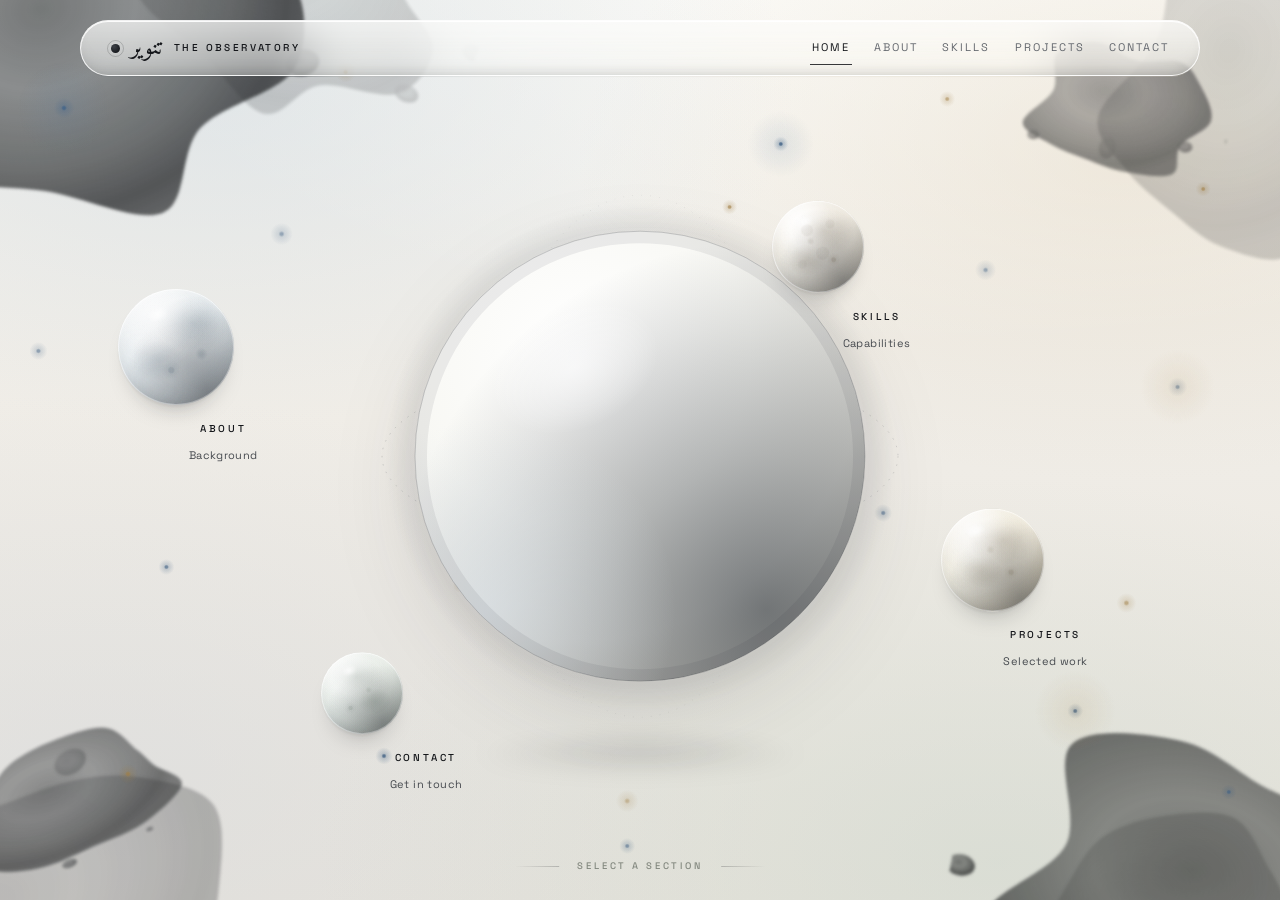
<file: index.html>
<!DOCTYPE html>
<html lang="en">
<head>
  <meta charset="UTF-8">
  <meta name="viewport" content="width=device-width, initial-scale=1.0">
  <meta name="description" content="Tanveer — software engineer building clear interfaces and the systems behind them. Front-end, C and data structures, open to internships.">
  <meta name="theme-color" content="#f1f1ee">
  <meta name="color-scheme" content="light">
  <link rel="icon" href="data:image/svg+xml,%3Csvg xmlns='http://www.w3.org/2000/svg' viewBox='0 0 32 32'%3E%3Crect width='32' height='32' fill='%23f1f1ee'/%3E%3Ccircle cx='16' cy='16' r='9' fill='%2314161a'/%3E%3C/svg%3E">
  <meta property="og:type" content="website">
  <meta property="og:title" content="Tanveer — The Observatory">
  <meta property="og:description" content="Tanveer — software engineer building clear interfaces and the systems behind them. Front-end, C and data structures, open to internships.">
  <meta property="og:locale" content="en_GB">
  <meta property="og:site_name" content="The Observatory">
  <meta name="author" content="Tanveer">
  <meta name="robots" content="index, follow, max-image-preview:large">
  <meta name="twitter:card" content="summary">
  <meta name="twitter:title" content="Tanveer — The Observatory">
  <meta name="twitter:description" content="Tanveer — software engineer building clear interfaces and the systems behind them. Front-end, C and data structures, open to internships.">
  <title>Tanveer — The Observatory</title>
  <script type="application/ld+json">
    {
      "@context": "https://schema.org",
      "@graph": [
        {
          "@type": "Person",
          "name": "Tanveer",
          "jobTitle": "Software Engineer",
          "description": "Computer science student building clear interfaces and the systems beneath them.",
          "email": "mailto:tanveeralikhanahmed3130@gmail.com",
          "sameAs": ["https://github.com/tanveeralikhanahmed3130-beep"],
          "knowsAbout": ["HTML", "CSS", "JavaScript", "C", "Data structures", "Git"]
        },
        {
          "@type": "WebSite",
          "name": "The Observatory",
          "description": "The portfolio of Tanveer.",
          "inLanguage": "en",
          "author": { "@type": "Person", "name": "Tanveer" }
        }
      ]
    }
  </script>
  <link rel="preconnect" href="https://fonts.googleapis.com">
  <link rel="preconnect" href="https://fonts.gstatic.com" crossorigin>
  <link href="https://fonts.googleapis.com/css2?family=Cormorant+Garamond:ital,wght@0,500;0,600;1,500&family=Space+Grotesk:wght@300;400;500;600&family=Amiri:wght@400;700&display=swap" rel="stylesheet">
  <script>document.documentElement.classList.add("js");</script>
  <link rel="stylesheet" href="style.css?v=131">
</head>
<body class="home-body">
  <a class="skip-link" href="#main">Skip to content</a>
  <div class="ink-stains" aria-hidden="true">
    <svg class="ink-defs" width="0" height="0" focusable="false">
      <defs>
        <radialGradient id="inkFill" cx="42%" cy="38%" r="64%">
          <stop offset="0" stop-color="#05070a" stop-opacity="0.62"/>
          <stop offset="0.34" stop-color="#05070a" stop-opacity="0.5"/>
          <stop offset="0.68" stop-color="#05070a" stop-opacity="0.66"/>
          <stop offset="0.88" stop-color="#05070a" stop-opacity="0.8"/>
          <stop offset="1" stop-color="#05070a" stop-opacity="0.72"/>
        </radialGradient>
      </defs>
    </svg>
    <span class="stain stain-a"><svg viewBox="0 0 100 100" preserveAspectRatio="none" focusable="false"><path d="M 89.70 48.75 C 91.16 54.36 89.95 63.68 86.30 68.34 C 82.66 72.99 72.55 72.44 67.82 76.66 C 63.09 80.89 62.78 92.66 57.92 93.69 C 53.05 94.72 44.99 86.16 38.62 82.85 C 32.24 79.53 24.10 77.98 19.69 73.79 C 15.28 69.61 12.48 63.11 12.15 57.72 C 11.81 52.33 16.89 47.80 17.68 41.46 C 18.47 35.12 14.01 24.96 16.88 19.69 C 19.76 14.43 28.64 10.11 34.91 9.88 C 41.18 9.64 48.00 17.02 54.52 18.28 C 61.03 19.53 70.17 14.69 74.01 17.43 C 77.85 20.16 74.93 29.47 77.55 34.69 C 80.16 39.91 88.24 43.14 89.70 48.75 Z" fill="url(#inkFill)"/><circle cx="99.4" cy="44.8" r="2.8" fill="url(#inkFill)"/><circle cx="45.9" cy="15.3" r="1.4" fill="url(#inkFill)"/><circle cx="17.1" cy="30.2" r="2.0" fill="url(#inkFill)"/><circle cx="96.7" cy="19.0" r="1.5" fill="url(#inkFill)"/><circle cx="88.1" cy="67.3" r="3.0" fill="url(#inkFill)"/></svg></span>
    <span class="stain stain-b"><svg viewBox="0 0 100 100" preserveAspectRatio="none" focusable="false"><path d="M 89.96 49.77 C 90.44 55.93 85.94 64.00 83.10 69.58 C 80.26 75.17 77.41 80.09 72.92 83.28 C 68.44 86.46 62.70 87.49 56.19 88.71 C 49.69 89.93 39.18 92.88 33.87 90.61 C 28.56 88.33 28.67 79.73 24.34 75.06 C 20.01 70.40 8.71 68.16 7.89 62.60 C 7.07 57.04 17.88 49.26 19.42 41.70 C 20.95 34.15 14.28 22.28 17.08 17.25 C 19.88 12.22 30.32 11.27 36.22 11.54 C 42.12 11.80 47.15 16.80 52.49 18.84 C 57.83 20.88 63.62 21.45 68.25 23.75 C 72.88 26.05 76.65 28.31 80.27 32.65 C 83.89 36.99 89.49 43.62 89.96 49.77 Z" fill="url(#inkFill)"/><circle cx="70.3" cy="19.2" r="3.3" fill="url(#inkFill)"/><circle cx="1.7" cy="51.5" r="2.6" fill="url(#inkFill)"/><circle cx="70.8" cy="80.1" r="2.1" fill="url(#inkFill)"/><circle cx="57.0" cy="94.0" r="2.1" fill="url(#inkFill)"/></svg></span>
    <span class="stain stain-c"><svg viewBox="0 0 100 100" preserveAspectRatio="none" focusable="false"><path d="M 92.22 50.75 C 91.18 57.01 81.87 61.80 79.33 67.51 C 76.79 73.22 80.99 81.83 76.97 85.01 C 72.94 88.19 61.89 87.23 55.19 86.60 C 48.49 85.98 42.69 83.31 36.77 81.27 C 30.85 79.22 24.76 77.33 19.67 74.31 C 14.59 71.30 6.42 68.59 6.26 63.20 C 6.10 57.81 16.65 49.21 18.73 42.00 C 20.80 34.79 15.76 25.13 18.71 19.92 C 21.65 14.72 30.25 10.87 36.40 10.76 C 42.55 10.66 49.09 18.18 55.59 19.29 C 62.08 20.40 70.36 15.63 75.35 17.41 C 80.35 19.19 82.74 24.42 85.55 29.97 C 88.37 35.53 93.26 44.50 92.22 50.75 Z" fill="url(#inkFill)"/><circle cx="102.1" cy="62.0" r="2.4" fill="url(#inkFill)"/><circle cx="81.6" cy="67.9" r="3.3" fill="url(#inkFill)"/><circle cx="11.6" cy="70.0" r="2.7" fill="url(#inkFill)"/></svg></span>
    <span class="stain stain-d"><svg viewBox="0 0 100 100" preserveAspectRatio="none" focusable="false"><path d="M 84.70 49.50 C 86.38 55.23 93.07 63.68 91.21 69.57 C 89.36 75.45 79.72 81.94 73.56 84.83 C 67.40 87.72 60.72 86.51 54.24 86.91 C 47.76 87.30 40.74 88.94 34.69 87.21 C 28.65 85.47 21.62 81.45 17.96 76.51 C 14.29 71.58 12.84 63.12 12.72 57.59 C 12.61 52.07 15.14 48.45 17.25 43.35 C 19.36 38.25 22.23 32.30 25.38 26.99 C 28.54 21.67 31.60 14.86 36.20 11.46 C 40.79 8.05 46.76 6.51 52.96 6.55 C 59.16 6.59 68.68 6.92 73.38 11.70 C 78.08 16.48 79.26 28.94 81.15 35.24 C 83.04 41.54 83.03 43.78 84.70 49.50 Z" fill="url(#inkFill)"/><circle cx="11.4" cy="46.6" r="2.9" fill="url(#inkFill)"/><circle cx="74.7" cy="90.3" r="1.2" fill="url(#inkFill)"/><circle cx="43.8" cy="91.8" r="2.7" fill="url(#inkFill)"/></svg></span>
    <span class="stain stain-e"><svg viewBox="0 0 100 100" preserveAspectRatio="none" focusable="false"><path d="M 89.70 48.75 C 91.16 54.36 89.95 63.68 86.30 68.34 C 82.66 72.99 72.55 72.44 67.82 76.66 C 63.09 80.89 62.78 92.66 57.92 93.69 C 53.05 94.72 44.99 86.16 38.62 82.85 C 32.24 79.53 24.10 77.98 19.69 73.79 C 15.28 69.61 12.48 63.11 12.15 57.72 C 11.81 52.33 16.89 47.80 17.68 41.46 C 18.47 35.12 14.01 24.96 16.88 19.69 C 19.76 14.43 28.64 10.11 34.91 9.88 C 41.18 9.64 48.00 17.02 54.52 18.28 C 61.03 19.53 70.17 14.69 74.01 17.43 C 77.85 20.16 74.93 29.47 77.55 34.69 C 80.16 39.91 88.24 43.14 89.70 48.75 Z" fill="url(#inkFill)"/><circle cx="99.4" cy="44.8" r="2.8" fill="url(#inkFill)"/><circle cx="45.9" cy="15.3" r="1.4" fill="url(#inkFill)"/><circle cx="17.1" cy="30.2" r="2.0" fill="url(#inkFill)"/><circle cx="96.7" cy="19.0" r="1.5" fill="url(#inkFill)"/><circle cx="88.1" cy="67.3" r="3.0" fill="url(#inkFill)"/></svg></span>
    <span class="stain stain-f"><svg viewBox="0 0 100 100" preserveAspectRatio="none" focusable="false"><path d="M 89.96 49.77 C 90.44 55.93 85.94 64.00 83.10 69.58 C 80.26 75.17 77.41 80.09 72.92 83.28 C 68.44 86.46 62.70 87.49 56.19 88.71 C 49.69 89.93 39.18 92.88 33.87 90.61 C 28.56 88.33 28.67 79.73 24.34 75.06 C 20.01 70.40 8.71 68.16 7.89 62.60 C 7.07 57.04 17.88 49.26 19.42 41.70 C 20.95 34.15 14.28 22.28 17.08 17.25 C 19.88 12.22 30.32 11.27 36.22 11.54 C 42.12 11.80 47.15 16.80 52.49 18.84 C 57.83 20.88 63.62 21.45 68.25 23.75 C 72.88 26.05 76.65 28.31 80.27 32.65 C 83.89 36.99 89.49 43.62 89.96 49.77 Z" fill="url(#inkFill)"/><circle cx="70.3" cy="19.2" r="3.3" fill="url(#inkFill)"/><circle cx="1.7" cy="51.5" r="2.6" fill="url(#inkFill)"/><circle cx="70.8" cy="80.1" r="2.1" fill="url(#inkFill)"/><circle cx="57.0" cy="94.0" r="2.1" fill="url(#inkFill)"/></svg></span>
    <span class="stain stain-g"><svg viewBox="0 0 100 100" preserveAspectRatio="none" focusable="false"><path d="M 92.22 50.75 C 91.18 57.01 81.87 61.80 79.33 67.51 C 76.79 73.22 80.99 81.83 76.97 85.01 C 72.94 88.19 61.89 87.23 55.19 86.60 C 48.49 85.98 42.69 83.31 36.77 81.27 C 30.85 79.22 24.76 77.33 19.67 74.31 C 14.59 71.30 6.42 68.59 6.26 63.20 C 6.10 57.81 16.65 49.21 18.73 42.00 C 20.80 34.79 15.76 25.13 18.71 19.92 C 21.65 14.72 30.25 10.87 36.40 10.76 C 42.55 10.66 49.09 18.18 55.59 19.29 C 62.08 20.40 70.36 15.63 75.35 17.41 C 80.35 19.19 82.74 24.42 85.55 29.97 C 88.37 35.53 93.26 44.50 92.22 50.75 Z" fill="url(#inkFill)"/><circle cx="102.1" cy="62.0" r="2.4" fill="url(#inkFill)"/><circle cx="81.6" cy="67.9" r="3.3" fill="url(#inkFill)"/><circle cx="11.6" cy="70.0" r="2.7" fill="url(#inkFill)"/></svg></span>
    <span class="stain stain-h"><svg viewBox="0 0 100 100" preserveAspectRatio="none" focusable="false"><path d="M 84.70 49.50 C 86.38 55.23 93.07 63.68 91.21 69.57 C 89.36 75.45 79.72 81.94 73.56 84.83 C 67.40 87.72 60.72 86.51 54.24 86.91 C 47.76 87.30 40.74 88.94 34.69 87.21 C 28.65 85.47 21.62 81.45 17.96 76.51 C 14.29 71.58 12.84 63.12 12.72 57.59 C 12.61 52.07 15.14 48.45 17.25 43.35 C 19.36 38.25 22.23 32.30 25.38 26.99 C 28.54 21.67 31.60 14.86 36.20 11.46 C 40.79 8.05 46.76 6.51 52.96 6.55 C 59.16 6.59 68.68 6.92 73.38 11.70 C 78.08 16.48 79.26 28.94 81.15 35.24 C 83.04 41.54 83.03 43.78 84.70 49.50 Z" fill="url(#inkFill)"/><circle cx="11.4" cy="46.6" r="2.9" fill="url(#inkFill)"/><circle cx="74.7" cy="90.3" r="1.2" fill="url(#inkFill)"/><circle cx="43.8" cy="91.8" r="2.7" fill="url(#inkFill)"/></svg></span>
  </div>
  <div class="stars" aria-hidden="true"></div>
  <div class="vignette" aria-hidden="true"></div>
  <div class="grain" aria-hidden="true"></div>
  <div class="cursor-glow" aria-hidden="true"></div>

  <header class="topbar">
    <a class="brand" href="index.html">
      <span class="brand-mark" aria-hidden="true"></span>
      <span class="brand-arabic" lang="ar" dir="rtl">تنوير</span>
      <span class="brand-text">The Observatory</span>
    </a>
    <nav class="top-nav" aria-label="Primary">
      <a href="index.html" class="is-active" aria-current="page">Home</a>
      <a href="about.html">About</a>
      <a href="skills.html">Skills</a>
      <a href="projects.html">Projects</a>
      <a href="contact.html">Contact</a>
    </nav>
  </header>

  <main class="world" id="main">
    <div class="stage">
      <div class="globe" aria-hidden="true">
        <svg class="globe-svg" viewBox="-360 -360 720 720" focusable="false">
          <defs>
            <radialGradient id="sphereFill" cx="36%" cy="27%" r="80%">
              <stop offset="0" stop-color="#ffffff"/>
              <stop offset="0.48" stop-color="#f8f8f4"/>
              <stop offset="0.8" stop-color="#eae9e3"/>
              <stop offset="1" stop-color="#d1cfc6"/>
            </radialGradient>
            <radialGradient id="sphereShade" cx="78%" cy="84%" r="82%">
              <stop offset="0" stop-color="#2f353c" stop-opacity="0.62"/>
              <stop offset="0.42" stop-color="#2f353c" stop-opacity="0.34"/>
              <stop offset="0.78" stop-color="#2f353c" stop-opacity="0.12"/>
              <stop offset="1" stop-color="#2f353c" stop-opacity="0"/>
            </radialGradient>
            <radialGradient id="limbLight" cx="16%" cy="84%" r="42%">
              <stop offset="0" stop-color="#dde6ee" stop-opacity="0.55"/>
              <stop offset="1" stop-color="#dde6ee" stop-opacity="0"/>
            </radialGradient>
            <radialGradient id="specular" cx="50%" cy="50%" r="50%">
              <stop offset="0" stop-color="#ffffff" stop-opacity="0.95"/>
              <stop offset="0.7" stop-color="#ffffff" stop-opacity="0.35"/>
              <stop offset="1" stop-color="#ffffff" stop-opacity="0"/>
            </radialGradient>
            <radialGradient id="sphereHalo" cx="50%" cy="50%" r="50%">
              <stop offset="0.7" stop-color="#565b61" stop-opacity="0"/>
              <stop offset="0.9" stop-color="#565b61" stop-opacity="0.09"/>
              <stop offset="1" stop-color="#565b61" stop-opacity="0"/>
            </radialGradient>
            <clipPath id="sphereClip"><circle r="300"/></clipPath>
          </defs>

          <g class="globe-orbit" fill="none" stroke="#4c5157" stroke-opacity="0.26">
            <ellipse rx="344" ry="120" stroke-dasharray="2 9"/>
          </g>
          <g class="globe-orbit globe-orbit-b" fill="none" stroke="#4c5157" stroke-opacity="0.16">
            <ellipse rx="196" ry="348" stroke-dasharray="1 11"/>
          </g>

          <circle r="340" fill="url(#sphereHalo)"/>
          <circle r="300" fill="url(#sphereFill)"/>

          <g clip-path="url(#sphereClip)">
            <circle r="300" fill="url(#sphereShade)"/>
            <circle r="300" fill="url(#limbLight)"/>
            <circle r="297" fill="none" stroke="#2a2f35" stroke-opacity="0.08" stroke-width="26"/>
            <ellipse cx="-88" cy="-118" rx="118" ry="82" fill="url(#specular)" opacity="0.62" transform="rotate(-24 -88 -118)"/>
          </g>

          <circle r="300" fill="none" stroke="#2a2f35" stroke-opacity="0.28"/>
        </svg>
        <span class="globe-shadow"></span>
      </div>

      <div class="planet-field">
        <a class="planet-node planet-about" href="about.html">
          <span class="planet-body" aria-hidden="true">
            <span class="planet-surface"></span>
            <span class="planet-shade"></span>
          </span>
          <span class="planet-meta">
            <span class="planet-name">About</span>
            <span class="planet-desc">Background</span>
          </span>
        </a>

        <a class="planet-node planet-skills" href="skills.html">
          <span class="planet-body" aria-hidden="true">
            <span class="planet-surface"></span>
            <span class="planet-shade"></span>
          </span>
          <span class="planet-meta">
            <span class="planet-name">Skills</span>
            <span class="planet-desc">Capabilities</span>
          </span>
        </a>

        <a class="planet-node planet-contact" href="contact.html">
          <span class="planet-body" aria-hidden="true">
            <span class="planet-surface"></span>
            <span class="planet-shade"></span>
          </span>
          <span class="planet-meta">
            <span class="planet-name">Contact</span>
            <span class="planet-desc">Get in touch</span>
          </span>
        </a>

        <a class="planet-node planet-projects" href="projects.html">
          <span class="planet-body" aria-hidden="true">
            <span class="planet-surface"></span>
            <span class="planet-shade"></span>
          </span>
          <span class="planet-meta">
            <span class="planet-name">Projects</span>
            <span class="planet-desc">Selected work</span>
          </span>
        </a>
      </div>
    </div>

    <p class="hint">Select a section</p>
  </main>

  <script src="script.js?v=130"></script>
</body>
</html>
</file>
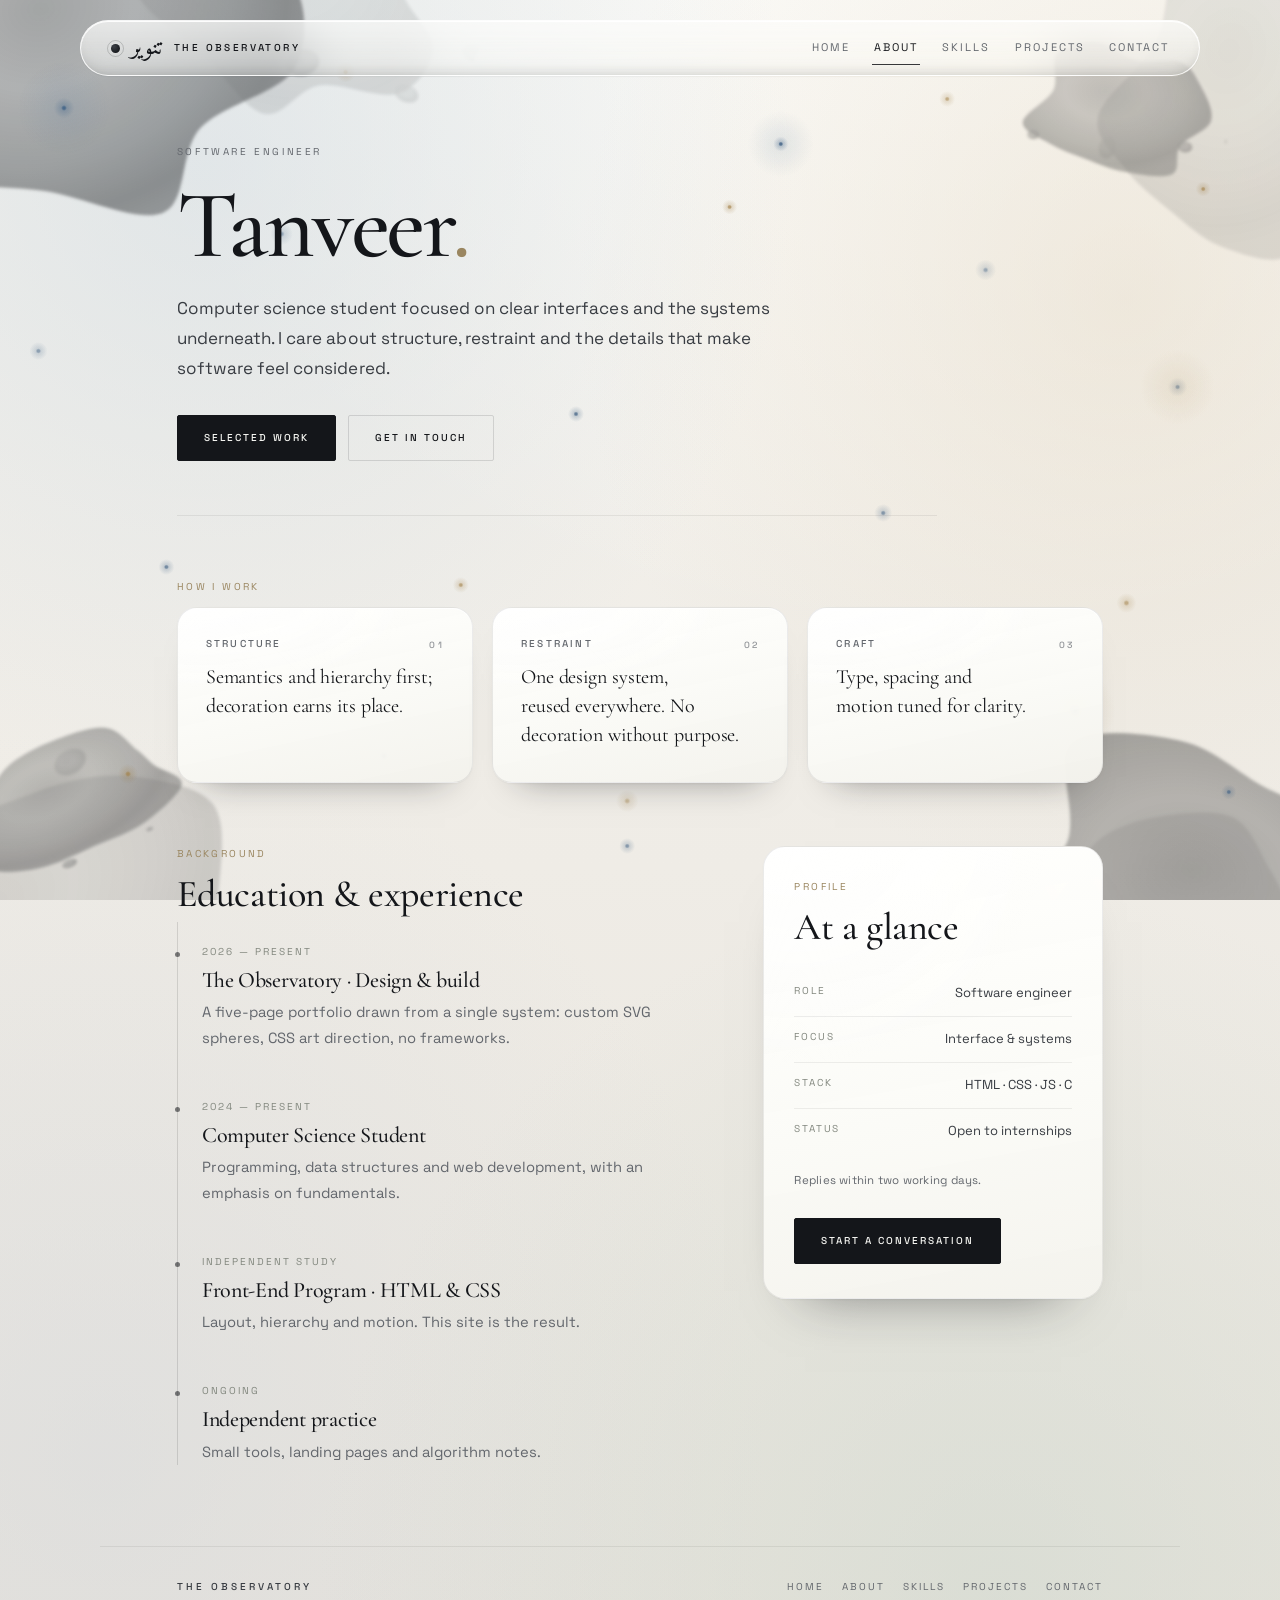
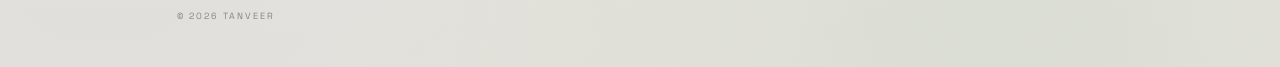
<file: about.html>
<!DOCTYPE html>
<html lang="en">
<head>
  <meta charset="UTF-8">
  <meta name="viewport" content="width=device-width, initial-scale=1.0">
  <meta name="description" content="About Tanveer — a computer science student focused on semantic front-end work, C and data structures.">
  <meta name="theme-color" content="#f1f1ee">
  <meta name="color-scheme" content="light">
  <link rel="icon" href="data:image/svg+xml,%3Csvg xmlns='http://www.w3.org/2000/svg' viewBox='0 0 32 32'%3E%3Crect width='32' height='32' fill='%23f1f1ee'/%3E%3Ccircle cx='16' cy='16' r='9' fill='%2314161a'/%3E%3C/svg%3E">
  <meta property="og:type" content="website">
  <meta property="og:title" content="About — Tanveer">
  <meta property="og:description" content="About Tanveer — a computer science student focused on semantic front-end work, C and data structures.">
  <meta property="og:locale" content="en_GB">
  <meta property="og:site_name" content="The Observatory">
  <meta name="author" content="Tanveer">
  <meta name="robots" content="index, follow, max-image-preview:large">
  <meta name="twitter:card" content="summary">
  <meta name="twitter:title" content="About — Tanveer">
  <meta name="twitter:description" content="About Tanveer — a computer science student focused on semantic front-end work, C and data structures.">
  <title>About — Tanveer</title>
  <script type="application/ld+json">
    {
      "@context": "https://schema.org",
      "@type": "WebPage",
      "name": "About — Tanveer",
      "description": "A computer science student focused on semantic front-end work, C and data structures.",
      "inLanguage": "en",
      "isPartOf": { "@type": "WebSite", "name": "The Observatory" },
      "about": { "@type": "Person", "name": "Tanveer", "jobTitle": "Software Engineer" }
    }
  </script>
  <link rel="preconnect" href="https://fonts.googleapis.com">
  <link rel="preconnect" href="https://fonts.gstatic.com" crossorigin>
  <link href="https://fonts.googleapis.com/css2?family=Cormorant+Garamond:ital,wght@0,500;0,600;1,500&family=Space+Grotesk:wght@300;400;500;600&family=Amiri:wght@400;700&display=swap" rel="stylesheet">
  <script>document.documentElement.classList.add("js");</script>
  <link rel="stylesheet" href="style.css?v=131">
</head>
<body class="inner-page">
  <a class="skip-link" href="#main">Skip to content</a>
  <div class="ink-stains" aria-hidden="true">
    <svg class="ink-defs" width="0" height="0" focusable="false">
      <defs>
        <radialGradient id="inkFill" cx="42%" cy="38%" r="64%">
          <stop offset="0" stop-color="#05070a" stop-opacity="0.62"/>
          <stop offset="0.34" stop-color="#05070a" stop-opacity="0.5"/>
          <stop offset="0.68" stop-color="#05070a" stop-opacity="0.66"/>
          <stop offset="0.88" stop-color="#05070a" stop-opacity="0.8"/>
          <stop offset="1" stop-color="#05070a" stop-opacity="0.72"/>
        </radialGradient>
      </defs>
    </svg>
    <span class="stain stain-a"><svg viewBox="0 0 100 100" preserveAspectRatio="none" focusable="false"><path d="M 89.70 48.75 C 91.16 54.36 89.95 63.68 86.30 68.34 C 82.66 72.99 72.55 72.44 67.82 76.66 C 63.09 80.89 62.78 92.66 57.92 93.69 C 53.05 94.72 44.99 86.16 38.62 82.85 C 32.24 79.53 24.10 77.98 19.69 73.79 C 15.28 69.61 12.48 63.11 12.15 57.72 C 11.81 52.33 16.89 47.80 17.68 41.46 C 18.47 35.12 14.01 24.96 16.88 19.69 C 19.76 14.43 28.64 10.11 34.91 9.88 C 41.18 9.64 48.00 17.02 54.52 18.28 C 61.03 19.53 70.17 14.69 74.01 17.43 C 77.85 20.16 74.93 29.47 77.55 34.69 C 80.16 39.91 88.24 43.14 89.70 48.75 Z" fill="url(#inkFill)"/><circle cx="99.4" cy="44.8" r="2.8" fill="url(#inkFill)"/><circle cx="45.9" cy="15.3" r="1.4" fill="url(#inkFill)"/><circle cx="17.1" cy="30.2" r="2.0" fill="url(#inkFill)"/><circle cx="96.7" cy="19.0" r="1.5" fill="url(#inkFill)"/><circle cx="88.1" cy="67.3" r="3.0" fill="url(#inkFill)"/></svg></span>
    <span class="stain stain-b"><svg viewBox="0 0 100 100" preserveAspectRatio="none" focusable="false"><path d="M 89.96 49.77 C 90.44 55.93 85.94 64.00 83.10 69.58 C 80.26 75.17 77.41 80.09 72.92 83.28 C 68.44 86.46 62.70 87.49 56.19 88.71 C 49.69 89.93 39.18 92.88 33.87 90.61 C 28.56 88.33 28.67 79.73 24.34 75.06 C 20.01 70.40 8.71 68.16 7.89 62.60 C 7.07 57.04 17.88 49.26 19.42 41.70 C 20.95 34.15 14.28 22.28 17.08 17.25 C 19.88 12.22 30.32 11.27 36.22 11.54 C 42.12 11.80 47.15 16.80 52.49 18.84 C 57.83 20.88 63.62 21.45 68.25 23.75 C 72.88 26.05 76.65 28.31 80.27 32.65 C 83.89 36.99 89.49 43.62 89.96 49.77 Z" fill="url(#inkFill)"/><circle cx="70.3" cy="19.2" r="3.3" fill="url(#inkFill)"/><circle cx="1.7" cy="51.5" r="2.6" fill="url(#inkFill)"/><circle cx="70.8" cy="80.1" r="2.1" fill="url(#inkFill)"/><circle cx="57.0" cy="94.0" r="2.1" fill="url(#inkFill)"/></svg></span>
    <span class="stain stain-c"><svg viewBox="0 0 100 100" preserveAspectRatio="none" focusable="false"><path d="M 92.22 50.75 C 91.18 57.01 81.87 61.80 79.33 67.51 C 76.79 73.22 80.99 81.83 76.97 85.01 C 72.94 88.19 61.89 87.23 55.19 86.60 C 48.49 85.98 42.69 83.31 36.77 81.27 C 30.85 79.22 24.76 77.33 19.67 74.31 C 14.59 71.30 6.42 68.59 6.26 63.20 C 6.10 57.81 16.65 49.21 18.73 42.00 C 20.80 34.79 15.76 25.13 18.71 19.92 C 21.65 14.72 30.25 10.87 36.40 10.76 C 42.55 10.66 49.09 18.18 55.59 19.29 C 62.08 20.40 70.36 15.63 75.35 17.41 C 80.35 19.19 82.74 24.42 85.55 29.97 C 88.37 35.53 93.26 44.50 92.22 50.75 Z" fill="url(#inkFill)"/><circle cx="102.1" cy="62.0" r="2.4" fill="url(#inkFill)"/><circle cx="81.6" cy="67.9" r="3.3" fill="url(#inkFill)"/><circle cx="11.6" cy="70.0" r="2.7" fill="url(#inkFill)"/></svg></span>
    <span class="stain stain-d"><svg viewBox="0 0 100 100" preserveAspectRatio="none" focusable="false"><path d="M 84.70 49.50 C 86.38 55.23 93.07 63.68 91.21 69.57 C 89.36 75.45 79.72 81.94 73.56 84.83 C 67.40 87.72 60.72 86.51 54.24 86.91 C 47.76 87.30 40.74 88.94 34.69 87.21 C 28.65 85.47 21.62 81.45 17.96 76.51 C 14.29 71.58 12.84 63.12 12.72 57.59 C 12.61 52.07 15.14 48.45 17.25 43.35 C 19.36 38.25 22.23 32.30 25.38 26.99 C 28.54 21.67 31.60 14.86 36.20 11.46 C 40.79 8.05 46.76 6.51 52.96 6.55 C 59.16 6.59 68.68 6.92 73.38 11.70 C 78.08 16.48 79.26 28.94 81.15 35.24 C 83.04 41.54 83.03 43.78 84.70 49.50 Z" fill="url(#inkFill)"/><circle cx="11.4" cy="46.6" r="2.9" fill="url(#inkFill)"/><circle cx="74.7" cy="90.3" r="1.2" fill="url(#inkFill)"/><circle cx="43.8" cy="91.8" r="2.7" fill="url(#inkFill)"/></svg></span>
    <span class="stain stain-e"><svg viewBox="0 0 100 100" preserveAspectRatio="none" focusable="false"><path d="M 89.70 48.75 C 91.16 54.36 89.95 63.68 86.30 68.34 C 82.66 72.99 72.55 72.44 67.82 76.66 C 63.09 80.89 62.78 92.66 57.92 93.69 C 53.05 94.72 44.99 86.16 38.62 82.85 C 32.24 79.53 24.10 77.98 19.69 73.79 C 15.28 69.61 12.48 63.11 12.15 57.72 C 11.81 52.33 16.89 47.80 17.68 41.46 C 18.47 35.12 14.01 24.96 16.88 19.69 C 19.76 14.43 28.64 10.11 34.91 9.88 C 41.18 9.64 48.00 17.02 54.52 18.28 C 61.03 19.53 70.17 14.69 74.01 17.43 C 77.85 20.16 74.93 29.47 77.55 34.69 C 80.16 39.91 88.24 43.14 89.70 48.75 Z" fill="url(#inkFill)"/><circle cx="99.4" cy="44.8" r="2.8" fill="url(#inkFill)"/><circle cx="45.9" cy="15.3" r="1.4" fill="url(#inkFill)"/><circle cx="17.1" cy="30.2" r="2.0" fill="url(#inkFill)"/><circle cx="96.7" cy="19.0" r="1.5" fill="url(#inkFill)"/><circle cx="88.1" cy="67.3" r="3.0" fill="url(#inkFill)"/></svg></span>
    <span class="stain stain-f"><svg viewBox="0 0 100 100" preserveAspectRatio="none" focusable="false"><path d="M 89.96 49.77 C 90.44 55.93 85.94 64.00 83.10 69.58 C 80.26 75.17 77.41 80.09 72.92 83.28 C 68.44 86.46 62.70 87.49 56.19 88.71 C 49.69 89.93 39.18 92.88 33.87 90.61 C 28.56 88.33 28.67 79.73 24.34 75.06 C 20.01 70.40 8.71 68.16 7.89 62.60 C 7.07 57.04 17.88 49.26 19.42 41.70 C 20.95 34.15 14.28 22.28 17.08 17.25 C 19.88 12.22 30.32 11.27 36.22 11.54 C 42.12 11.80 47.15 16.80 52.49 18.84 C 57.83 20.88 63.62 21.45 68.25 23.75 C 72.88 26.05 76.65 28.31 80.27 32.65 C 83.89 36.99 89.49 43.62 89.96 49.77 Z" fill="url(#inkFill)"/><circle cx="70.3" cy="19.2" r="3.3" fill="url(#inkFill)"/><circle cx="1.7" cy="51.5" r="2.6" fill="url(#inkFill)"/><circle cx="70.8" cy="80.1" r="2.1" fill="url(#inkFill)"/><circle cx="57.0" cy="94.0" r="2.1" fill="url(#inkFill)"/></svg></span>
    <span class="stain stain-g"><svg viewBox="0 0 100 100" preserveAspectRatio="none" focusable="false"><path d="M 92.22 50.75 C 91.18 57.01 81.87 61.80 79.33 67.51 C 76.79 73.22 80.99 81.83 76.97 85.01 C 72.94 88.19 61.89 87.23 55.19 86.60 C 48.49 85.98 42.69 83.31 36.77 81.27 C 30.85 79.22 24.76 77.33 19.67 74.31 C 14.59 71.30 6.42 68.59 6.26 63.20 C 6.10 57.81 16.65 49.21 18.73 42.00 C 20.80 34.79 15.76 25.13 18.71 19.92 C 21.65 14.72 30.25 10.87 36.40 10.76 C 42.55 10.66 49.09 18.18 55.59 19.29 C 62.08 20.40 70.36 15.63 75.35 17.41 C 80.35 19.19 82.74 24.42 85.55 29.97 C 88.37 35.53 93.26 44.50 92.22 50.75 Z" fill="url(#inkFill)"/><circle cx="102.1" cy="62.0" r="2.4" fill="url(#inkFill)"/><circle cx="81.6" cy="67.9" r="3.3" fill="url(#inkFill)"/><circle cx="11.6" cy="70.0" r="2.7" fill="url(#inkFill)"/></svg></span>
    <span class="stain stain-h"><svg viewBox="0 0 100 100" preserveAspectRatio="none" focusable="false"><path d="M 84.70 49.50 C 86.38 55.23 93.07 63.68 91.21 69.57 C 89.36 75.45 79.72 81.94 73.56 84.83 C 67.40 87.72 60.72 86.51 54.24 86.91 C 47.76 87.30 40.74 88.94 34.69 87.21 C 28.65 85.47 21.62 81.45 17.96 76.51 C 14.29 71.58 12.84 63.12 12.72 57.59 C 12.61 52.07 15.14 48.45 17.25 43.35 C 19.36 38.25 22.23 32.30 25.38 26.99 C 28.54 21.67 31.60 14.86 36.20 11.46 C 40.79 8.05 46.76 6.51 52.96 6.55 C 59.16 6.59 68.68 6.92 73.38 11.70 C 78.08 16.48 79.26 28.94 81.15 35.24 C 83.04 41.54 83.03 43.78 84.70 49.50 Z" fill="url(#inkFill)"/><circle cx="11.4" cy="46.6" r="2.9" fill="url(#inkFill)"/><circle cx="74.7" cy="90.3" r="1.2" fill="url(#inkFill)"/><circle cx="43.8" cy="91.8" r="2.7" fill="url(#inkFill)"/></svg></span>
  </div>
  <div class="stars" aria-hidden="true"></div>
  <div class="vignette" aria-hidden="true"></div>
  <div class="grain" aria-hidden="true"></div>
  <div class="cursor-glow" aria-hidden="true"></div>
  <div class="scroll-progress" aria-hidden="true"></div>

  <header class="topbar">
    <a class="brand" href="index.html">
      <span class="brand-mark"></span>
      <span class="brand-arabic" lang="ar" dir="rtl">تنوير</span>
      <span class="brand-text">The Observatory</span>
    </a>
    <nav class="top-nav" aria-label="Primary">
      <a href="index.html">Home</a>
      <a href="about.html" class="is-active" aria-current="page">About</a>
      <a href="skills.html">Skills</a>
      <a href="projects.html">Projects</a>
      <a href="contact.html">Contact</a>
    </nav>
  </header>

  <main class="page" id="main">
    <header class="page-hero">
      <p class="eyebrow">Software Engineer</p>
      <h1>Tanveer<span class="title-dot">.</span></h1>
      <p class="lede">Computer science student focused on clear interfaces and the systems underneath. I care about structure, restraint and the details that make software feel considered.</p>
      <div class="cta-row">
        <a class="btn primary" href="projects.html">Selected work</a>
        <a class="btn ghost" href="contact.html">Get in touch</a>
      </div>
    </header>

    <section class="section-block">
      <p class="section-kicker">How I work</p>
      <div class="stat-grid">
        <article class="stat-card reveal" style="--i: 0">
          <h3>Structure</h3>
          <p>Semantics and hierarchy first; decoration earns its place.</p>
        </article>
        <article class="stat-card reveal" style="--i: 1">
          <h3>Restraint</h3>
          <p>One design system, reused everywhere. No decoration without purpose.</p>
        </article>
        <article class="stat-card reveal" style="--i: 2">
          <h3>Craft</h3>
          <p>Type, spacing and motion tuned for clarity.</p>
        </article>
      </div>
    </section>

    <section class="section-block split">
      <div class="reveal">
        <p class="section-kicker">Background</p>
        <h2>Education &amp; experience</h2>
        <div class="timeline">
          <article class="timeline-item">
            <p class="timeline-meta">2026 — Present</p>
            <h3>The Observatory · Design &amp; build</h3>
            <p>A five-page portfolio drawn from a single system: custom SVG spheres, CSS art direction, no frameworks.</p>
          </article>
          <article class="timeline-item">
            <p class="timeline-meta">2024 — Present</p>
            <h3>Computer Science Student</h3>
            <p>Programming, data structures and web development, with an emphasis on fundamentals.</p>
          </article>
          <article class="timeline-item">
            <p class="timeline-meta">Independent study</p>
            <h3>Front-End Program · HTML &amp; CSS</h3>
            <p>Layout, hierarchy and motion. This site is the result.</p>
          </article>
          <article class="timeline-item">
            <p class="timeline-meta">Ongoing</p>
            <h3>Independent practice</h3>
            <p>Small tools, landing pages and algorithm notes.</p>
          </article>
        </div>
      </div>

      <aside class="glass reveal" style="--i: 1">
        <p class="section-kicker">Profile</p>
        <h2>At a glance</h2>
        <dl class="profile-list">
          <div><dt>Role</dt><dd>Software engineer</dd></div>
          <div><dt>Focus</dt><dd>Interface &amp; systems</dd></div>
          <div><dt>Stack</dt><dd>HTML · CSS · JS · C</dd></div>
          <div><dt>Status</dt><dd>Open to internships</dd></div>
        </dl>
        <p class="aside-note">Replies within two working days.</p>
        <a class="btn primary" href="contact.html">Start a conversation</a>
      </aside>
    </section>
  </main>

  <footer class="site-footer">
    <p class="footer-brand">The Observatory</p>
    <nav class="footer-nav" aria-label="Footer">
      <a href="index.html">Home</a>
      <a href="about.html">About</a>
      <a href="skills.html">Skills</a>
      <a href="projects.html">Projects</a>
      <a href="contact.html">Contact</a>
    </nav>
    <p class="footer-legal">© 2026 Tanveer</p>
  </footer>

  <script src="script.js?v=130"></script>
</body>
</html>
</file>
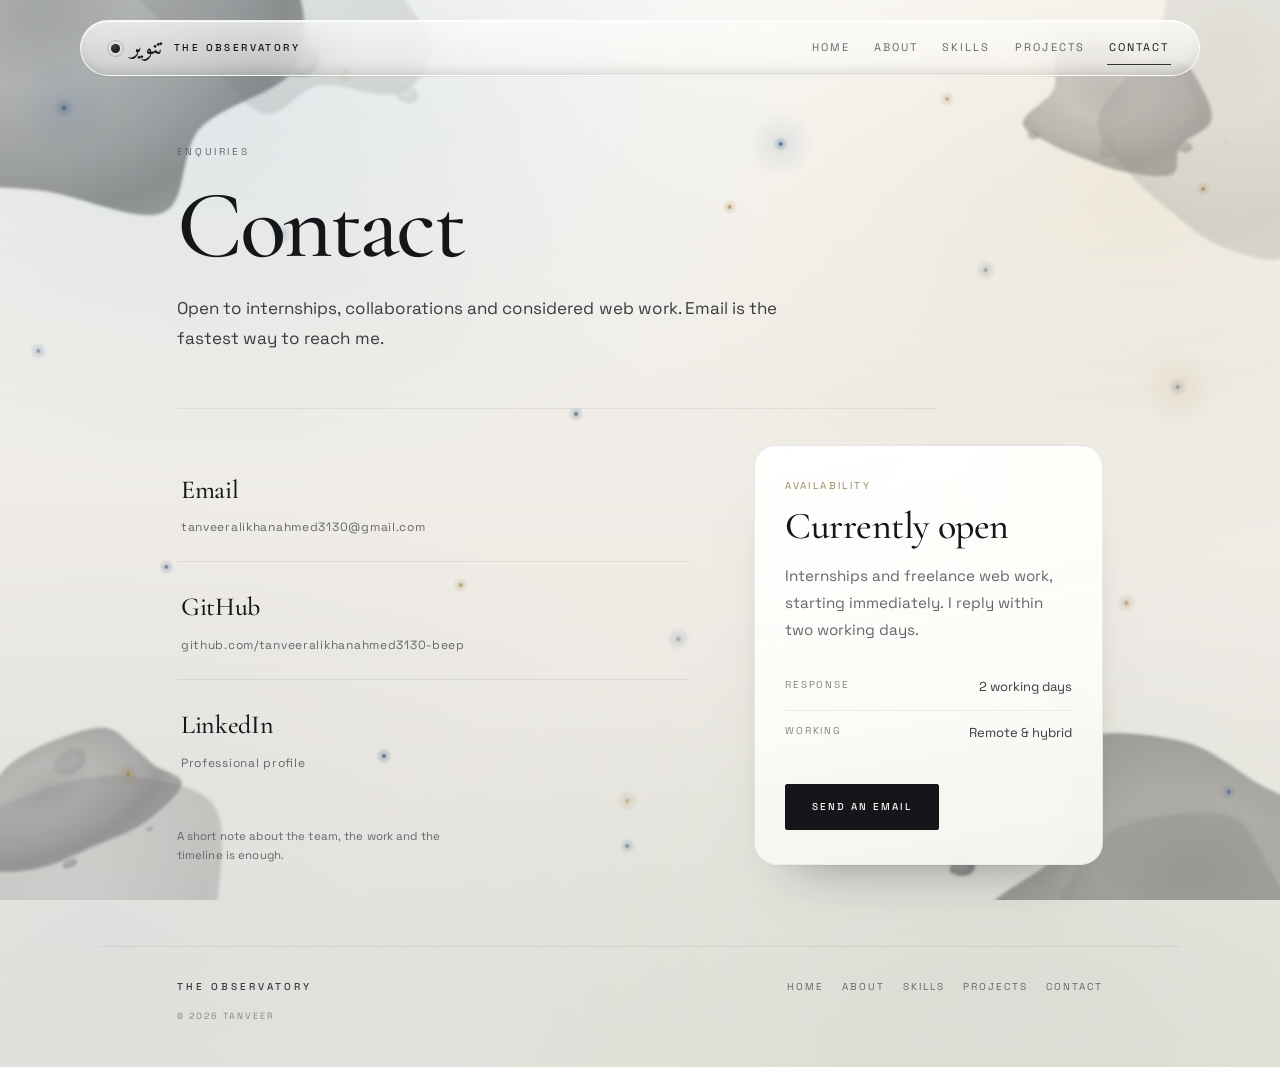
<file: contact.html>
<!DOCTYPE html>
<html lang="en">
<head>
  <meta charset="UTF-8">
  <meta name="viewport" content="width=device-width, initial-scale=1.0">
  <meta name="description" content="Contact Tanveer — open to internships, collaborations and considered web work.">
  <meta name="theme-color" content="#f1f1ee">
  <meta name="color-scheme" content="light">
  <link rel="icon" href="data:image/svg+xml,%3Csvg xmlns='http://www.w3.org/2000/svg' viewBox='0 0 32 32'%3E%3Crect width='32' height='32' fill='%23f1f1ee'/%3E%3Ccircle cx='16' cy='16' r='9' fill='%2314161a'/%3E%3C/svg%3E">
  <meta property="og:type" content="website">
  <meta property="og:title" content="Contact — Tanveer">
  <meta property="og:description" content="Contact Tanveer — open to internships, collaborations and considered web work.">
  <meta property="og:locale" content="en_GB">
  <meta property="og:site_name" content="The Observatory">
  <meta name="author" content="Tanveer">
  <meta name="robots" content="index, follow, max-image-preview:large">
  <meta name="twitter:card" content="summary">
  <meta name="twitter:title" content="Contact — Tanveer">
  <meta name="twitter:description" content="Contact Tanveer — open to internships, collaborations and considered web work.">
  <title>Contact — Tanveer</title>
  <script type="application/ld+json">
    {
      "@context": "https://schema.org",
      "@type": "ContactPage",
      "name": "Contact — Tanveer",
      "description": "Open to internships, collaborations and considered web work.",
      "inLanguage": "en",
      "isPartOf": { "@type": "WebSite", "name": "The Observatory" },
      "mainEntity": {
        "@type": "Person",
        "name": "Tanveer",
        "jobTitle": "Software Engineer",
        "email": "mailto:tanveeralikhanahmed3130@gmail.com",
        "sameAs": ["https://github.com/tanveeralikhanahmed3130-beep"]
      }
    }
  </script>
  <link rel="preconnect" href="https://fonts.googleapis.com">
  <link rel="preconnect" href="https://fonts.gstatic.com" crossorigin>
  <link href="https://fonts.googleapis.com/css2?family=Cormorant+Garamond:ital,wght@0,500;0,600;1,500&family=Space+Grotesk:wght@300;400;500;600&family=Amiri:wght@400;700&display=swap" rel="stylesheet">
  <script>document.documentElement.classList.add("js");</script>
  <link rel="stylesheet" href="style.css?v=131">
</head>
<body class="inner-page">
  <a class="skip-link" href="#main">Skip to content</a>
  <div class="ink-stains" aria-hidden="true">
    <svg class="ink-defs" width="0" height="0" focusable="false">
      <defs>
        <radialGradient id="inkFill" cx="42%" cy="38%" r="64%">
          <stop offset="0" stop-color="#05070a" stop-opacity="0.62"/>
          <stop offset="0.34" stop-color="#05070a" stop-opacity="0.5"/>
          <stop offset="0.68" stop-color="#05070a" stop-opacity="0.66"/>
          <stop offset="0.88" stop-color="#05070a" stop-opacity="0.8"/>
          <stop offset="1" stop-color="#05070a" stop-opacity="0.72"/>
        </radialGradient>
      </defs>
    </svg>
    <span class="stain stain-a"><svg viewBox="0 0 100 100" preserveAspectRatio="none" focusable="false"><path d="M 89.70 48.75 C 91.16 54.36 89.95 63.68 86.30 68.34 C 82.66 72.99 72.55 72.44 67.82 76.66 C 63.09 80.89 62.78 92.66 57.92 93.69 C 53.05 94.72 44.99 86.16 38.62 82.85 C 32.24 79.53 24.10 77.98 19.69 73.79 C 15.28 69.61 12.48 63.11 12.15 57.72 C 11.81 52.33 16.89 47.80 17.68 41.46 C 18.47 35.12 14.01 24.96 16.88 19.69 C 19.76 14.43 28.64 10.11 34.91 9.88 C 41.18 9.64 48.00 17.02 54.52 18.28 C 61.03 19.53 70.17 14.69 74.01 17.43 C 77.85 20.16 74.93 29.47 77.55 34.69 C 80.16 39.91 88.24 43.14 89.70 48.75 Z" fill="url(#inkFill)"/><circle cx="99.4" cy="44.8" r="2.8" fill="url(#inkFill)"/><circle cx="45.9" cy="15.3" r="1.4" fill="url(#inkFill)"/><circle cx="17.1" cy="30.2" r="2.0" fill="url(#inkFill)"/><circle cx="96.7" cy="19.0" r="1.5" fill="url(#inkFill)"/><circle cx="88.1" cy="67.3" r="3.0" fill="url(#inkFill)"/></svg></span>
    <span class="stain stain-b"><svg viewBox="0 0 100 100" preserveAspectRatio="none" focusable="false"><path d="M 89.96 49.77 C 90.44 55.93 85.94 64.00 83.10 69.58 C 80.26 75.17 77.41 80.09 72.92 83.28 C 68.44 86.46 62.70 87.49 56.19 88.71 C 49.69 89.93 39.18 92.88 33.87 90.61 C 28.56 88.33 28.67 79.73 24.34 75.06 C 20.01 70.40 8.71 68.16 7.89 62.60 C 7.07 57.04 17.88 49.26 19.42 41.70 C 20.95 34.15 14.28 22.28 17.08 17.25 C 19.88 12.22 30.32 11.27 36.22 11.54 C 42.12 11.80 47.15 16.80 52.49 18.84 C 57.83 20.88 63.62 21.45 68.25 23.75 C 72.88 26.05 76.65 28.31 80.27 32.65 C 83.89 36.99 89.49 43.62 89.96 49.77 Z" fill="url(#inkFill)"/><circle cx="70.3" cy="19.2" r="3.3" fill="url(#inkFill)"/><circle cx="1.7" cy="51.5" r="2.6" fill="url(#inkFill)"/><circle cx="70.8" cy="80.1" r="2.1" fill="url(#inkFill)"/><circle cx="57.0" cy="94.0" r="2.1" fill="url(#inkFill)"/></svg></span>
    <span class="stain stain-c"><svg viewBox="0 0 100 100" preserveAspectRatio="none" focusable="false"><path d="M 92.22 50.75 C 91.18 57.01 81.87 61.80 79.33 67.51 C 76.79 73.22 80.99 81.83 76.97 85.01 C 72.94 88.19 61.89 87.23 55.19 86.60 C 48.49 85.98 42.69 83.31 36.77 81.27 C 30.85 79.22 24.76 77.33 19.67 74.31 C 14.59 71.30 6.42 68.59 6.26 63.20 C 6.10 57.81 16.65 49.21 18.73 42.00 C 20.80 34.79 15.76 25.13 18.71 19.92 C 21.65 14.72 30.25 10.87 36.40 10.76 C 42.55 10.66 49.09 18.18 55.59 19.29 C 62.08 20.40 70.36 15.63 75.35 17.41 C 80.35 19.19 82.74 24.42 85.55 29.97 C 88.37 35.53 93.26 44.50 92.22 50.75 Z" fill="url(#inkFill)"/><circle cx="102.1" cy="62.0" r="2.4" fill="url(#inkFill)"/><circle cx="81.6" cy="67.9" r="3.3" fill="url(#inkFill)"/><circle cx="11.6" cy="70.0" r="2.7" fill="url(#inkFill)"/></svg></span>
    <span class="stain stain-d"><svg viewBox="0 0 100 100" preserveAspectRatio="none" focusable="false"><path d="M 84.70 49.50 C 86.38 55.23 93.07 63.68 91.21 69.57 C 89.36 75.45 79.72 81.94 73.56 84.83 C 67.40 87.72 60.72 86.51 54.24 86.91 C 47.76 87.30 40.74 88.94 34.69 87.21 C 28.65 85.47 21.62 81.45 17.96 76.51 C 14.29 71.58 12.84 63.12 12.72 57.59 C 12.61 52.07 15.14 48.45 17.25 43.35 C 19.36 38.25 22.23 32.30 25.38 26.99 C 28.54 21.67 31.60 14.86 36.20 11.46 C 40.79 8.05 46.76 6.51 52.96 6.55 C 59.16 6.59 68.68 6.92 73.38 11.70 C 78.08 16.48 79.26 28.94 81.15 35.24 C 83.04 41.54 83.03 43.78 84.70 49.50 Z" fill="url(#inkFill)"/><circle cx="11.4" cy="46.6" r="2.9" fill="url(#inkFill)"/><circle cx="74.7" cy="90.3" r="1.2" fill="url(#inkFill)"/><circle cx="43.8" cy="91.8" r="2.7" fill="url(#inkFill)"/></svg></span>
    <span class="stain stain-e"><svg viewBox="0 0 100 100" preserveAspectRatio="none" focusable="false"><path d="M 89.70 48.75 C 91.16 54.36 89.95 63.68 86.30 68.34 C 82.66 72.99 72.55 72.44 67.82 76.66 C 63.09 80.89 62.78 92.66 57.92 93.69 C 53.05 94.72 44.99 86.16 38.62 82.85 C 32.24 79.53 24.10 77.98 19.69 73.79 C 15.28 69.61 12.48 63.11 12.15 57.72 C 11.81 52.33 16.89 47.80 17.68 41.46 C 18.47 35.12 14.01 24.96 16.88 19.69 C 19.76 14.43 28.64 10.11 34.91 9.88 C 41.18 9.64 48.00 17.02 54.52 18.28 C 61.03 19.53 70.17 14.69 74.01 17.43 C 77.85 20.16 74.93 29.47 77.55 34.69 C 80.16 39.91 88.24 43.14 89.70 48.75 Z" fill="url(#inkFill)"/><circle cx="99.4" cy="44.8" r="2.8" fill="url(#inkFill)"/><circle cx="45.9" cy="15.3" r="1.4" fill="url(#inkFill)"/><circle cx="17.1" cy="30.2" r="2.0" fill="url(#inkFill)"/><circle cx="96.7" cy="19.0" r="1.5" fill="url(#inkFill)"/><circle cx="88.1" cy="67.3" r="3.0" fill="url(#inkFill)"/></svg></span>
    <span class="stain stain-f"><svg viewBox="0 0 100 100" preserveAspectRatio="none" focusable="false"><path d="M 89.96 49.77 C 90.44 55.93 85.94 64.00 83.10 69.58 C 80.26 75.17 77.41 80.09 72.92 83.28 C 68.44 86.46 62.70 87.49 56.19 88.71 C 49.69 89.93 39.18 92.88 33.87 90.61 C 28.56 88.33 28.67 79.73 24.34 75.06 C 20.01 70.40 8.71 68.16 7.89 62.60 C 7.07 57.04 17.88 49.26 19.42 41.70 C 20.95 34.15 14.28 22.28 17.08 17.25 C 19.88 12.22 30.32 11.27 36.22 11.54 C 42.12 11.80 47.15 16.80 52.49 18.84 C 57.83 20.88 63.62 21.45 68.25 23.75 C 72.88 26.05 76.65 28.31 80.27 32.65 C 83.89 36.99 89.49 43.62 89.96 49.77 Z" fill="url(#inkFill)"/><circle cx="70.3" cy="19.2" r="3.3" fill="url(#inkFill)"/><circle cx="1.7" cy="51.5" r="2.6" fill="url(#inkFill)"/><circle cx="70.8" cy="80.1" r="2.1" fill="url(#inkFill)"/><circle cx="57.0" cy="94.0" r="2.1" fill="url(#inkFill)"/></svg></span>
    <span class="stain stain-g"><svg viewBox="0 0 100 100" preserveAspectRatio="none" focusable="false"><path d="M 92.22 50.75 C 91.18 57.01 81.87 61.80 79.33 67.51 C 76.79 73.22 80.99 81.83 76.97 85.01 C 72.94 88.19 61.89 87.23 55.19 86.60 C 48.49 85.98 42.69 83.31 36.77 81.27 C 30.85 79.22 24.76 77.33 19.67 74.31 C 14.59 71.30 6.42 68.59 6.26 63.20 C 6.10 57.81 16.65 49.21 18.73 42.00 C 20.80 34.79 15.76 25.13 18.71 19.92 C 21.65 14.72 30.25 10.87 36.40 10.76 C 42.55 10.66 49.09 18.18 55.59 19.29 C 62.08 20.40 70.36 15.63 75.35 17.41 C 80.35 19.19 82.74 24.42 85.55 29.97 C 88.37 35.53 93.26 44.50 92.22 50.75 Z" fill="url(#inkFill)"/><circle cx="102.1" cy="62.0" r="2.4" fill="url(#inkFill)"/><circle cx="81.6" cy="67.9" r="3.3" fill="url(#inkFill)"/><circle cx="11.6" cy="70.0" r="2.7" fill="url(#inkFill)"/></svg></span>
    <span class="stain stain-h"><svg viewBox="0 0 100 100" preserveAspectRatio="none" focusable="false"><path d="M 84.70 49.50 C 86.38 55.23 93.07 63.68 91.21 69.57 C 89.36 75.45 79.72 81.94 73.56 84.83 C 67.40 87.72 60.72 86.51 54.24 86.91 C 47.76 87.30 40.74 88.94 34.69 87.21 C 28.65 85.47 21.62 81.45 17.96 76.51 C 14.29 71.58 12.84 63.12 12.72 57.59 C 12.61 52.07 15.14 48.45 17.25 43.35 C 19.36 38.25 22.23 32.30 25.38 26.99 C 28.54 21.67 31.60 14.86 36.20 11.46 C 40.79 8.05 46.76 6.51 52.96 6.55 C 59.16 6.59 68.68 6.92 73.38 11.70 C 78.08 16.48 79.26 28.94 81.15 35.24 C 83.04 41.54 83.03 43.78 84.70 49.50 Z" fill="url(#inkFill)"/><circle cx="11.4" cy="46.6" r="2.9" fill="url(#inkFill)"/><circle cx="74.7" cy="90.3" r="1.2" fill="url(#inkFill)"/><circle cx="43.8" cy="91.8" r="2.7" fill="url(#inkFill)"/></svg></span>
  </div>
  <div class="stars" aria-hidden="true"></div>
  <div class="vignette" aria-hidden="true"></div>
  <div class="grain" aria-hidden="true"></div>
  <div class="cursor-glow" aria-hidden="true"></div>
  <div class="scroll-progress" aria-hidden="true"></div>

  <header class="topbar">
    <a class="brand" href="index.html">
      <span class="brand-mark"></span>
      <span class="brand-arabic" lang="ar" dir="rtl">تنوير</span>
      <span class="brand-text">The Observatory</span>
    </a>
    <nav class="top-nav" aria-label="Primary">
      <a href="index.html">Home</a>
      <a href="about.html">About</a>
      <a href="skills.html">Skills</a>
      <a href="projects.html">Projects</a>
      <a href="contact.html" class="is-active" aria-current="page">Contact</a>
    </nav>
  </header>

  <main class="page" id="main">
    <header class="page-hero">
      <p class="eyebrow">Enquiries</p>
      <h1>Contact</h1>
      <p class="lede">Open to internships, collaborations and considered web work. Email is the fastest way to reach me.</p>
    </header>

    <section class="form-layout">
      <div class="contact-row">
        <a class="contact-card" href="mailto:tanveeralikhanahmed3130@gmail.com">
          <strong>Email</strong>
          <span>tanveeralikhanahmed3130@gmail.com</span>
        </a>
        <a class="contact-card" href="https://github.com/tanveeralikhanahmed3130-beep" target="_blank" rel="noopener noreferrer">
          <strong>GitHub</strong>
          <span>github.com/tanveeralikhanahmed3130-beep</span>
        </a>
        <a class="contact-card" href="https://linkedin.com" target="_blank" rel="noopener noreferrer">
          <strong>LinkedIn</strong>
          <span>Professional profile</span>
        </a>
        <p class="contact-note">A short note about the team, the work and the timeline is enough.</p>
      </div>

      <aside class="glass">
        <p class="section-kicker">Availability</p>
        <h2>Currently open</h2>
        <p class="section-copy">Internships and freelance web work, starting immediately. I reply within two working days.</p>
        <dl class="profile-list">
          <div><dt>Response</dt><dd>2 working days</dd></div>
          <div><dt>Working</dt><dd>Remote &amp; hybrid</dd></div>
        </dl>
        <a class="btn primary" href="mailto:tanveeralikhanahmed3130@gmail.com">Send an email</a>
      </aside>
    </section>
  </main>

  <footer class="site-footer">
    <p class="footer-brand">The Observatory</p>
    <nav class="footer-nav" aria-label="Footer">
      <a href="index.html">Home</a>
      <a href="about.html">About</a>
      <a href="skills.html">Skills</a>
      <a href="projects.html">Projects</a>
      <a href="contact.html">Contact</a>
    </nav>
    <p class="footer-legal">© 2026 Tanveer</p>
  </footer>

  <script src="script.js?v=130"></script>
</body>
</html>
</file>
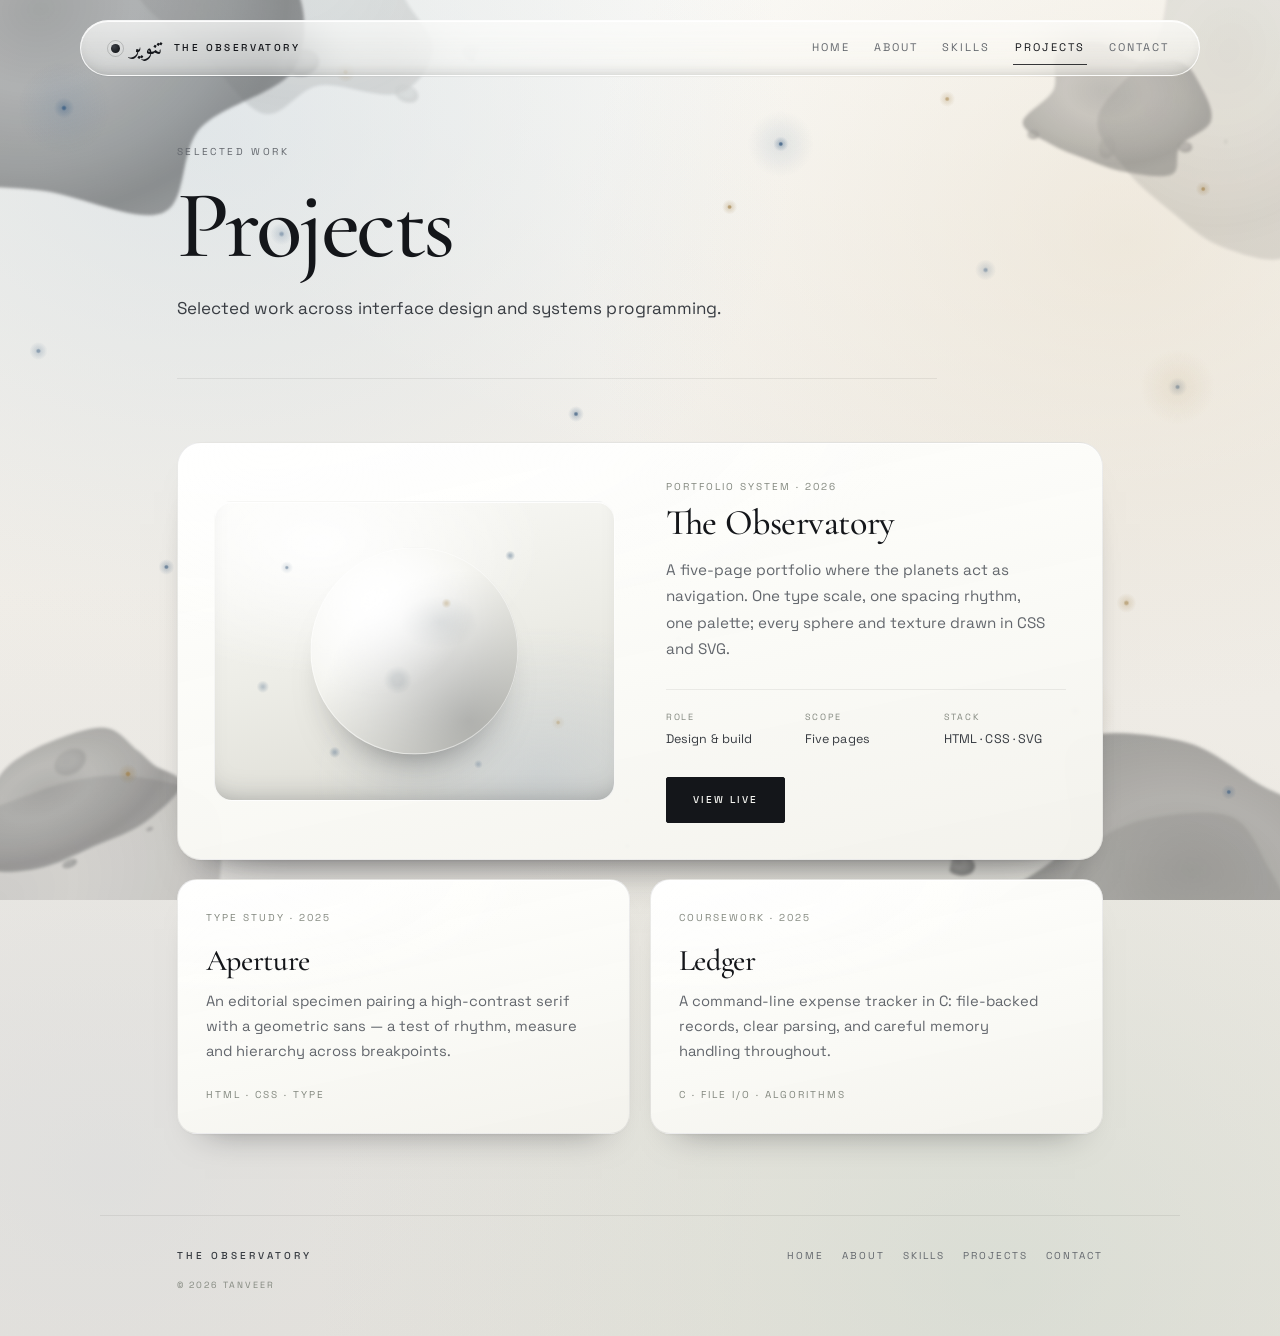
<file: projects.html>
<!DOCTYPE html>
<html lang="en">
<head>
  <meta charset="UTF-8">
  <meta name="viewport" content="width=device-width, initial-scale=1.0">
  <meta name="description" content="Projects — The Observatory, a multi-page portfolio where worlds double as navigation, built on one shared design system.">
  <meta name="theme-color" content="#f1f1ee">
  <meta name="color-scheme" content="light">
  <link rel="icon" href="data:image/svg+xml,%3Csvg xmlns='http://www.w3.org/2000/svg' viewBox='0 0 32 32'%3E%3Crect width='32' height='32' fill='%23f1f1ee'/%3E%3Ccircle cx='16' cy='16' r='9' fill='%2314161a'/%3E%3C/svg%3E">
  <meta property="og:type" content="website">
  <meta property="og:title" content="Projects — Tanveer">
  <meta property="og:description" content="Projects — The Observatory, a multi-page portfolio where worlds double as navigation, built on one shared design system.">
  <meta property="og:locale" content="en_GB">
  <meta property="og:site_name" content="The Observatory">
  <meta name="author" content="Tanveer">
  <meta name="robots" content="index, follow, max-image-preview:large">
  <meta name="twitter:card" content="summary">
  <meta name="twitter:title" content="Projects — Tanveer">
  <meta name="twitter:description" content="Projects — The Observatory, a multi-page portfolio where worlds double as navigation, built on one shared design system.">
  <title>Projects — Tanveer</title>
  <script type="application/ld+json">
    {
      "@context": "https://schema.org",
      "@type": "WebPage",
      "name": "Projects — Tanveer",
      "description": "A multi-page portfolio where worlds double as navigation, built on one shared design system.",
      "inLanguage": "en",
      "isPartOf": { "@type": "WebSite", "name": "The Observatory" },
      "mainEntity": { "@type": "CreativeWork", "name": "The Observatory" }
    }
  </script>
  <link rel="preconnect" href="https://fonts.googleapis.com">
  <link rel="preconnect" href="https://fonts.gstatic.com" crossorigin>
  <link href="https://fonts.googleapis.com/css2?family=Cormorant+Garamond:ital,wght@0,500;0,600;1,500&family=Space+Grotesk:wght@300;400;500;600&family=Amiri:wght@400;700&display=swap" rel="stylesheet">
  <script>document.documentElement.classList.add("js");</script>
  <link rel="stylesheet" href="style.css?v=131">
</head>
<body class="inner-page">
  <a class="skip-link" href="#main">Skip to content</a>
  <div class="ink-stains" aria-hidden="true">
    <svg class="ink-defs" width="0" height="0" focusable="false">
      <defs>
        <radialGradient id="inkFill" cx="42%" cy="38%" r="64%">
          <stop offset="0" stop-color="#05070a" stop-opacity="0.62"/>
          <stop offset="0.34" stop-color="#05070a" stop-opacity="0.5"/>
          <stop offset="0.68" stop-color="#05070a" stop-opacity="0.66"/>
          <stop offset="0.88" stop-color="#05070a" stop-opacity="0.8"/>
          <stop offset="1" stop-color="#05070a" stop-opacity="0.72"/>
        </radialGradient>
      </defs>
    </svg>
    <span class="stain stain-a"><svg viewBox="0 0 100 100" preserveAspectRatio="none" focusable="false"><path d="M 89.70 48.75 C 91.16 54.36 89.95 63.68 86.30 68.34 C 82.66 72.99 72.55 72.44 67.82 76.66 C 63.09 80.89 62.78 92.66 57.92 93.69 C 53.05 94.72 44.99 86.16 38.62 82.85 C 32.24 79.53 24.10 77.98 19.69 73.79 C 15.28 69.61 12.48 63.11 12.15 57.72 C 11.81 52.33 16.89 47.80 17.68 41.46 C 18.47 35.12 14.01 24.96 16.88 19.69 C 19.76 14.43 28.64 10.11 34.91 9.88 C 41.18 9.64 48.00 17.02 54.52 18.28 C 61.03 19.53 70.17 14.69 74.01 17.43 C 77.85 20.16 74.93 29.47 77.55 34.69 C 80.16 39.91 88.24 43.14 89.70 48.75 Z" fill="url(#inkFill)"/><circle cx="99.4" cy="44.8" r="2.8" fill="url(#inkFill)"/><circle cx="45.9" cy="15.3" r="1.4" fill="url(#inkFill)"/><circle cx="17.1" cy="30.2" r="2.0" fill="url(#inkFill)"/><circle cx="96.7" cy="19.0" r="1.5" fill="url(#inkFill)"/><circle cx="88.1" cy="67.3" r="3.0" fill="url(#inkFill)"/></svg></span>
    <span class="stain stain-b"><svg viewBox="0 0 100 100" preserveAspectRatio="none" focusable="false"><path d="M 89.96 49.77 C 90.44 55.93 85.94 64.00 83.10 69.58 C 80.26 75.17 77.41 80.09 72.92 83.28 C 68.44 86.46 62.70 87.49 56.19 88.71 C 49.69 89.93 39.18 92.88 33.87 90.61 C 28.56 88.33 28.67 79.73 24.34 75.06 C 20.01 70.40 8.71 68.16 7.89 62.60 C 7.07 57.04 17.88 49.26 19.42 41.70 C 20.95 34.15 14.28 22.28 17.08 17.25 C 19.88 12.22 30.32 11.27 36.22 11.54 C 42.12 11.80 47.15 16.80 52.49 18.84 C 57.83 20.88 63.62 21.45 68.25 23.75 C 72.88 26.05 76.65 28.31 80.27 32.65 C 83.89 36.99 89.49 43.62 89.96 49.77 Z" fill="url(#inkFill)"/><circle cx="70.3" cy="19.2" r="3.3" fill="url(#inkFill)"/><circle cx="1.7" cy="51.5" r="2.6" fill="url(#inkFill)"/><circle cx="70.8" cy="80.1" r="2.1" fill="url(#inkFill)"/><circle cx="57.0" cy="94.0" r="2.1" fill="url(#inkFill)"/></svg></span>
    <span class="stain stain-c"><svg viewBox="0 0 100 100" preserveAspectRatio="none" focusable="false"><path d="M 92.22 50.75 C 91.18 57.01 81.87 61.80 79.33 67.51 C 76.79 73.22 80.99 81.83 76.97 85.01 C 72.94 88.19 61.89 87.23 55.19 86.60 C 48.49 85.98 42.69 83.31 36.77 81.27 C 30.85 79.22 24.76 77.33 19.67 74.31 C 14.59 71.30 6.42 68.59 6.26 63.20 C 6.10 57.81 16.65 49.21 18.73 42.00 C 20.80 34.79 15.76 25.13 18.71 19.92 C 21.65 14.72 30.25 10.87 36.40 10.76 C 42.55 10.66 49.09 18.18 55.59 19.29 C 62.08 20.40 70.36 15.63 75.35 17.41 C 80.35 19.19 82.74 24.42 85.55 29.97 C 88.37 35.53 93.26 44.50 92.22 50.75 Z" fill="url(#inkFill)"/><circle cx="102.1" cy="62.0" r="2.4" fill="url(#inkFill)"/><circle cx="81.6" cy="67.9" r="3.3" fill="url(#inkFill)"/><circle cx="11.6" cy="70.0" r="2.7" fill="url(#inkFill)"/></svg></span>
    <span class="stain stain-d"><svg viewBox="0 0 100 100" preserveAspectRatio="none" focusable="false"><path d="M 84.70 49.50 C 86.38 55.23 93.07 63.68 91.21 69.57 C 89.36 75.45 79.72 81.94 73.56 84.83 C 67.40 87.72 60.72 86.51 54.24 86.91 C 47.76 87.30 40.74 88.94 34.69 87.21 C 28.65 85.47 21.62 81.45 17.96 76.51 C 14.29 71.58 12.84 63.12 12.72 57.59 C 12.61 52.07 15.14 48.45 17.25 43.35 C 19.36 38.25 22.23 32.30 25.38 26.99 C 28.54 21.67 31.60 14.86 36.20 11.46 C 40.79 8.05 46.76 6.51 52.96 6.55 C 59.16 6.59 68.68 6.92 73.38 11.70 C 78.08 16.48 79.26 28.94 81.15 35.24 C 83.04 41.54 83.03 43.78 84.70 49.50 Z" fill="url(#inkFill)"/><circle cx="11.4" cy="46.6" r="2.9" fill="url(#inkFill)"/><circle cx="74.7" cy="90.3" r="1.2" fill="url(#inkFill)"/><circle cx="43.8" cy="91.8" r="2.7" fill="url(#inkFill)"/></svg></span>
    <span class="stain stain-e"><svg viewBox="0 0 100 100" preserveAspectRatio="none" focusable="false"><path d="M 89.70 48.75 C 91.16 54.36 89.95 63.68 86.30 68.34 C 82.66 72.99 72.55 72.44 67.82 76.66 C 63.09 80.89 62.78 92.66 57.92 93.69 C 53.05 94.72 44.99 86.16 38.62 82.85 C 32.24 79.53 24.10 77.98 19.69 73.79 C 15.28 69.61 12.48 63.11 12.15 57.72 C 11.81 52.33 16.89 47.80 17.68 41.46 C 18.47 35.12 14.01 24.96 16.88 19.69 C 19.76 14.43 28.64 10.11 34.91 9.88 C 41.18 9.64 48.00 17.02 54.52 18.28 C 61.03 19.53 70.17 14.69 74.01 17.43 C 77.85 20.16 74.93 29.47 77.55 34.69 C 80.16 39.91 88.24 43.14 89.70 48.75 Z" fill="url(#inkFill)"/><circle cx="99.4" cy="44.8" r="2.8" fill="url(#inkFill)"/><circle cx="45.9" cy="15.3" r="1.4" fill="url(#inkFill)"/><circle cx="17.1" cy="30.2" r="2.0" fill="url(#inkFill)"/><circle cx="96.7" cy="19.0" r="1.5" fill="url(#inkFill)"/><circle cx="88.1" cy="67.3" r="3.0" fill="url(#inkFill)"/></svg></span>
    <span class="stain stain-f"><svg viewBox="0 0 100 100" preserveAspectRatio="none" focusable="false"><path d="M 89.96 49.77 C 90.44 55.93 85.94 64.00 83.10 69.58 C 80.26 75.17 77.41 80.09 72.92 83.28 C 68.44 86.46 62.70 87.49 56.19 88.71 C 49.69 89.93 39.18 92.88 33.87 90.61 C 28.56 88.33 28.67 79.73 24.34 75.06 C 20.01 70.40 8.71 68.16 7.89 62.60 C 7.07 57.04 17.88 49.26 19.42 41.70 C 20.95 34.15 14.28 22.28 17.08 17.25 C 19.88 12.22 30.32 11.27 36.22 11.54 C 42.12 11.80 47.15 16.80 52.49 18.84 C 57.83 20.88 63.62 21.45 68.25 23.75 C 72.88 26.05 76.65 28.31 80.27 32.65 C 83.89 36.99 89.49 43.62 89.96 49.77 Z" fill="url(#inkFill)"/><circle cx="70.3" cy="19.2" r="3.3" fill="url(#inkFill)"/><circle cx="1.7" cy="51.5" r="2.6" fill="url(#inkFill)"/><circle cx="70.8" cy="80.1" r="2.1" fill="url(#inkFill)"/><circle cx="57.0" cy="94.0" r="2.1" fill="url(#inkFill)"/></svg></span>
    <span class="stain stain-g"><svg viewBox="0 0 100 100" preserveAspectRatio="none" focusable="false"><path d="M 92.22 50.75 C 91.18 57.01 81.87 61.80 79.33 67.51 C 76.79 73.22 80.99 81.83 76.97 85.01 C 72.94 88.19 61.89 87.23 55.19 86.60 C 48.49 85.98 42.69 83.31 36.77 81.27 C 30.85 79.22 24.76 77.33 19.67 74.31 C 14.59 71.30 6.42 68.59 6.26 63.20 C 6.10 57.81 16.65 49.21 18.73 42.00 C 20.80 34.79 15.76 25.13 18.71 19.92 C 21.65 14.72 30.25 10.87 36.40 10.76 C 42.55 10.66 49.09 18.18 55.59 19.29 C 62.08 20.40 70.36 15.63 75.35 17.41 C 80.35 19.19 82.74 24.42 85.55 29.97 C 88.37 35.53 93.26 44.50 92.22 50.75 Z" fill="url(#inkFill)"/><circle cx="102.1" cy="62.0" r="2.4" fill="url(#inkFill)"/><circle cx="81.6" cy="67.9" r="3.3" fill="url(#inkFill)"/><circle cx="11.6" cy="70.0" r="2.7" fill="url(#inkFill)"/></svg></span>
    <span class="stain stain-h"><svg viewBox="0 0 100 100" preserveAspectRatio="none" focusable="false"><path d="M 84.70 49.50 C 86.38 55.23 93.07 63.68 91.21 69.57 C 89.36 75.45 79.72 81.94 73.56 84.83 C 67.40 87.72 60.72 86.51 54.24 86.91 C 47.76 87.30 40.74 88.94 34.69 87.21 C 28.65 85.47 21.62 81.45 17.96 76.51 C 14.29 71.58 12.84 63.12 12.72 57.59 C 12.61 52.07 15.14 48.45 17.25 43.35 C 19.36 38.25 22.23 32.30 25.38 26.99 C 28.54 21.67 31.60 14.86 36.20 11.46 C 40.79 8.05 46.76 6.51 52.96 6.55 C 59.16 6.59 68.68 6.92 73.38 11.70 C 78.08 16.48 79.26 28.94 81.15 35.24 C 83.04 41.54 83.03 43.78 84.70 49.50 Z" fill="url(#inkFill)"/><circle cx="11.4" cy="46.6" r="2.9" fill="url(#inkFill)"/><circle cx="74.7" cy="90.3" r="1.2" fill="url(#inkFill)"/><circle cx="43.8" cy="91.8" r="2.7" fill="url(#inkFill)"/></svg></span>
  </div>
  <div class="stars" aria-hidden="true"></div>
  <div class="vignette" aria-hidden="true"></div>
  <div class="grain" aria-hidden="true"></div>
  <div class="cursor-glow" aria-hidden="true"></div>
  <div class="scroll-progress" aria-hidden="true"></div>

  <header class="topbar">
    <a class="brand" href="index.html">
      <span class="brand-mark"></span>
      <span class="brand-arabic" lang="ar" dir="rtl">تنوير</span>
      <span class="brand-text">The Observatory</span>
    </a>
    <nav class="top-nav" aria-label="Primary">
      <a href="index.html">Home</a>
      <a href="about.html">About</a>
      <a href="skills.html">Skills</a>
      <a href="projects.html" class="is-active" aria-current="page">Projects</a>
      <a href="contact.html">Contact</a>
    </nav>
  </header>

  <main class="page" id="main">
    <header class="page-hero">
      <p class="eyebrow">Selected work</p>
      <h1>Projects</h1>
      <p class="lede">Selected work across interface design and systems programming.</p>
    </header>

    <section class="project-showcase">
      <article class="project-feature reveal" style="--i: 0">
        <div class="project-visual vis-a" aria-hidden="true"></div>
        <div class="project-body">
          <p class="timeline-meta">Portfolio system · 2026</p>
          <h3>The Observatory</h3>
          <p>A five-page portfolio where the planets act as navigation. One type scale, one spacing rhythm, one palette; every sphere and texture drawn in CSS and SVG.</p>
          <dl class="project-meta">
            <div><dt>Role</dt><dd>Design &amp; build</dd></div>
            <div><dt>Scope</dt><dd>Five pages</dd></div>
            <div><dt>Stack</dt><dd>HTML · CSS · SVG</dd></div>
          </dl>
          <div class="project-actions">
            <a class="btn primary" href="index.html">View live</a>
          </div>
        </div>
      </article>

      <div class="project-grid">
        <article class="project-card reveal" style="--i: 1">
          <p class="timeline-meta">Type study · 2025</p>
          <h3>Aperture</h3>
          <p>An editorial specimen pairing a high-contrast serif with a geometric sans — a test of rhythm, measure and hierarchy across breakpoints.</p>
          <span class="tags">HTML · CSS · Type</span>
        </article>
        <article class="project-card reveal" style="--i: 2">
          <p class="timeline-meta">Coursework · 2025</p>
          <h3>Ledger</h3>
          <p>A command-line expense tracker in C: file-backed records, clear parsing, and careful memory handling throughout.</p>
          <span class="tags">C · File I/O · Algorithms</span>
        </article>
      </div>
    </section>
  </main>

  <footer class="site-footer">
    <p class="footer-brand">The Observatory</p>
    <nav class="footer-nav" aria-label="Footer">
      <a href="index.html">Home</a>
      <a href="about.html">About</a>
      <a href="skills.html">Skills</a>
      <a href="projects.html">Projects</a>
      <a href="contact.html">Contact</a>
    </nav>
    <p class="footer-legal">© 2026 Tanveer</p>
  </footer>

  <script src="script.js?v=130"></script>
</body>
</html>
</file>
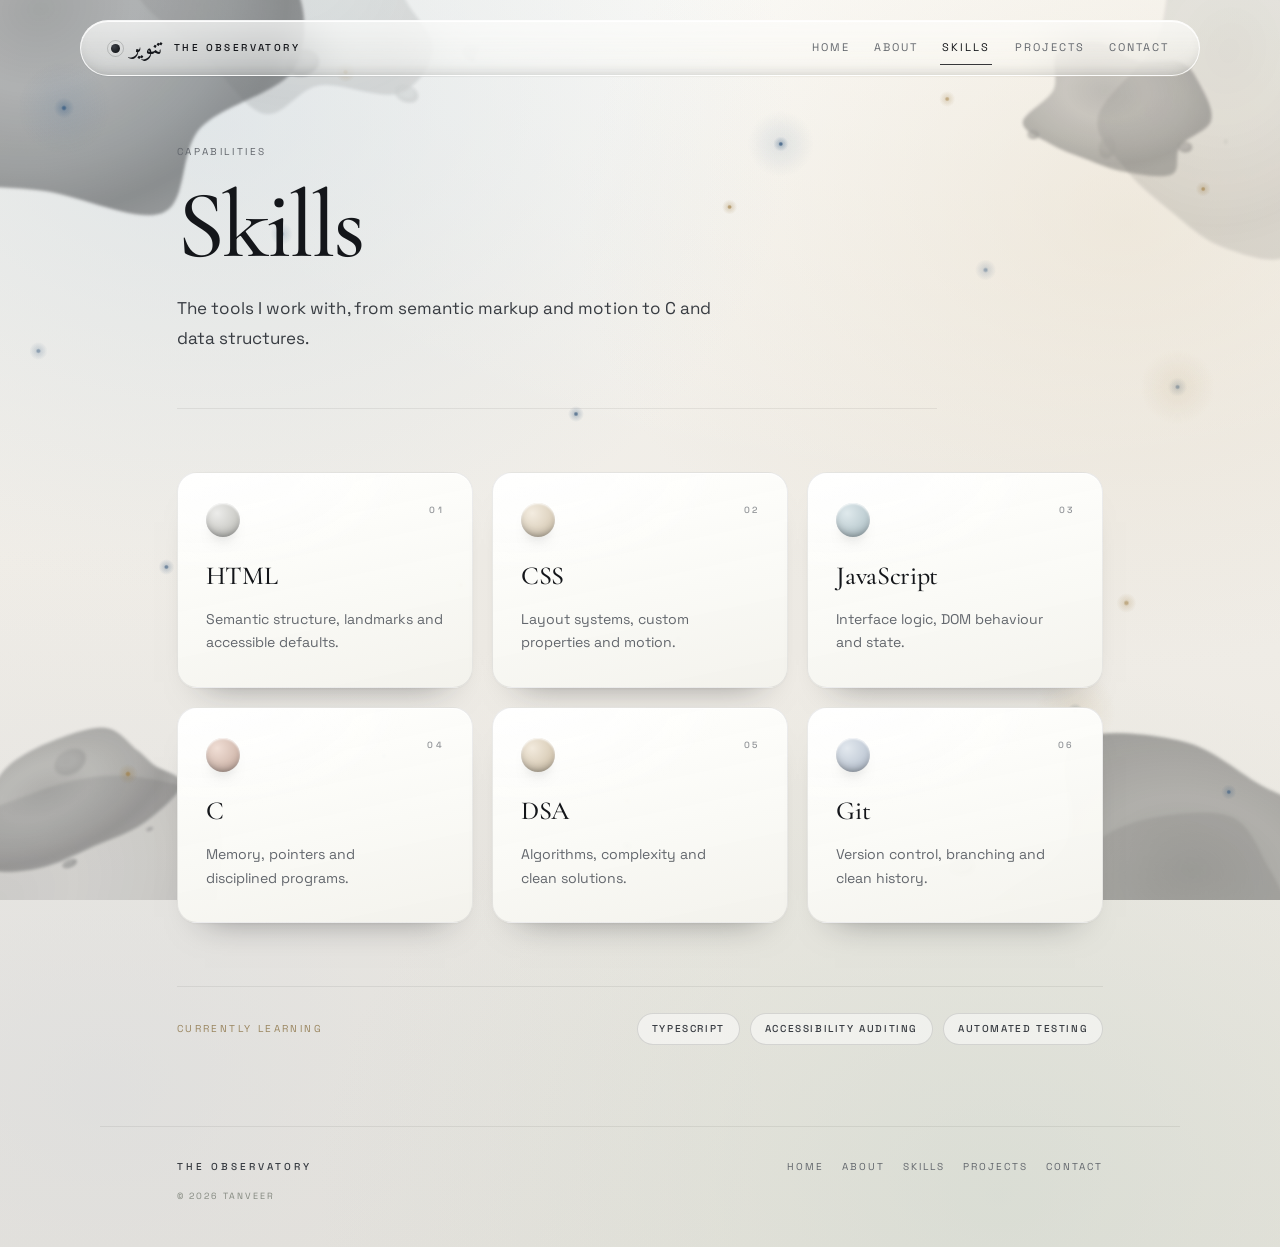
<file: skills.html>
<!DOCTYPE html>
<html lang="en">
<head>
  <meta charset="UTF-8">
  <meta name="viewport" content="width=device-width, initial-scale=1.0">
  <meta name="description" content="Skills — HTML, CSS, JavaScript, C, data structures and Git: the instruments behind the work.">
  <meta name="theme-color" content="#f1f1ee">
  <meta name="color-scheme" content="light">
  <link rel="icon" href="data:image/svg+xml,%3Csvg xmlns='http://www.w3.org/2000/svg' viewBox='0 0 32 32'%3E%3Crect width='32' height='32' fill='%23f1f1ee'/%3E%3Ccircle cx='16' cy='16' r='9' fill='%2314161a'/%3E%3C/svg%3E">
  <meta property="og:type" content="website">
  <meta property="og:title" content="Skills — Tanveer">
  <meta property="og:description" content="Skills — HTML, CSS, JavaScript, C, data structures and Git: the instruments behind the work.">
  <meta property="og:locale" content="en_GB">
  <meta property="og:site_name" content="The Observatory">
  <meta name="author" content="Tanveer">
  <meta name="robots" content="index, follow, max-image-preview:large">
  <meta name="twitter:card" content="summary">
  <meta name="twitter:title" content="Skills — Tanveer">
  <meta name="twitter:description" content="Skills — HTML, CSS, JavaScript, C, data structures and Git: the instruments behind the work.">
  <title>Skills — Tanveer</title>
  <script type="application/ld+json">
    {
      "@context": "https://schema.org",
      "@type": "WebPage",
      "name": "Skills — Tanveer",
      "description": "HTML, CSS, JavaScript, C, data structures and Git.",
      "inLanguage": "en",
      "isPartOf": { "@type": "WebSite", "name": "The Observatory" },
      "about": { "@type": "Person", "name": "Tanveer", "jobTitle": "Software Engineer" }
    }
  </script>
  <link rel="preconnect" href="https://fonts.googleapis.com">
  <link rel="preconnect" href="https://fonts.gstatic.com" crossorigin>
  <link href="https://fonts.googleapis.com/css2?family=Cormorant+Garamond:ital,wght@0,500;0,600;1,500&family=Space+Grotesk:wght@300;400;500;600&family=Amiri:wght@400;700&display=swap" rel="stylesheet">
  <script>document.documentElement.classList.add("js");</script>
  <link rel="stylesheet" href="style.css?v=131">
</head>
<body class="inner-page">
  <a class="skip-link" href="#main">Skip to content</a>
  <div class="ink-stains" aria-hidden="true">
    <svg class="ink-defs" width="0" height="0" focusable="false">
      <defs>
        <radialGradient id="inkFill" cx="42%" cy="38%" r="64%">
          <stop offset="0" stop-color="#05070a" stop-opacity="0.62"/>
          <stop offset="0.34" stop-color="#05070a" stop-opacity="0.5"/>
          <stop offset="0.68" stop-color="#05070a" stop-opacity="0.66"/>
          <stop offset="0.88" stop-color="#05070a" stop-opacity="0.8"/>
          <stop offset="1" stop-color="#05070a" stop-opacity="0.72"/>
        </radialGradient>
      </defs>
    </svg>
    <span class="stain stain-a"><svg viewBox="0 0 100 100" preserveAspectRatio="none" focusable="false"><path d="M 89.70 48.75 C 91.16 54.36 89.95 63.68 86.30 68.34 C 82.66 72.99 72.55 72.44 67.82 76.66 C 63.09 80.89 62.78 92.66 57.92 93.69 C 53.05 94.72 44.99 86.16 38.62 82.85 C 32.24 79.53 24.10 77.98 19.69 73.79 C 15.28 69.61 12.48 63.11 12.15 57.72 C 11.81 52.33 16.89 47.80 17.68 41.46 C 18.47 35.12 14.01 24.96 16.88 19.69 C 19.76 14.43 28.64 10.11 34.91 9.88 C 41.18 9.64 48.00 17.02 54.52 18.28 C 61.03 19.53 70.17 14.69 74.01 17.43 C 77.85 20.16 74.93 29.47 77.55 34.69 C 80.16 39.91 88.24 43.14 89.70 48.75 Z" fill="url(#inkFill)"/><circle cx="99.4" cy="44.8" r="2.8" fill="url(#inkFill)"/><circle cx="45.9" cy="15.3" r="1.4" fill="url(#inkFill)"/><circle cx="17.1" cy="30.2" r="2.0" fill="url(#inkFill)"/><circle cx="96.7" cy="19.0" r="1.5" fill="url(#inkFill)"/><circle cx="88.1" cy="67.3" r="3.0" fill="url(#inkFill)"/></svg></span>
    <span class="stain stain-b"><svg viewBox="0 0 100 100" preserveAspectRatio="none" focusable="false"><path d="M 89.96 49.77 C 90.44 55.93 85.94 64.00 83.10 69.58 C 80.26 75.17 77.41 80.09 72.92 83.28 C 68.44 86.46 62.70 87.49 56.19 88.71 C 49.69 89.93 39.18 92.88 33.87 90.61 C 28.56 88.33 28.67 79.73 24.34 75.06 C 20.01 70.40 8.71 68.16 7.89 62.60 C 7.07 57.04 17.88 49.26 19.42 41.70 C 20.95 34.15 14.28 22.28 17.08 17.25 C 19.88 12.22 30.32 11.27 36.22 11.54 C 42.12 11.80 47.15 16.80 52.49 18.84 C 57.83 20.88 63.62 21.45 68.25 23.75 C 72.88 26.05 76.65 28.31 80.27 32.65 C 83.89 36.99 89.49 43.62 89.96 49.77 Z" fill="url(#inkFill)"/><circle cx="70.3" cy="19.2" r="3.3" fill="url(#inkFill)"/><circle cx="1.7" cy="51.5" r="2.6" fill="url(#inkFill)"/><circle cx="70.8" cy="80.1" r="2.1" fill="url(#inkFill)"/><circle cx="57.0" cy="94.0" r="2.1" fill="url(#inkFill)"/></svg></span>
    <span class="stain stain-c"><svg viewBox="0 0 100 100" preserveAspectRatio="none" focusable="false"><path d="M 92.22 50.75 C 91.18 57.01 81.87 61.80 79.33 67.51 C 76.79 73.22 80.99 81.83 76.97 85.01 C 72.94 88.19 61.89 87.23 55.19 86.60 C 48.49 85.98 42.69 83.31 36.77 81.27 C 30.85 79.22 24.76 77.33 19.67 74.31 C 14.59 71.30 6.42 68.59 6.26 63.20 C 6.10 57.81 16.65 49.21 18.73 42.00 C 20.80 34.79 15.76 25.13 18.71 19.92 C 21.65 14.72 30.25 10.87 36.40 10.76 C 42.55 10.66 49.09 18.18 55.59 19.29 C 62.08 20.40 70.36 15.63 75.35 17.41 C 80.35 19.19 82.74 24.42 85.55 29.97 C 88.37 35.53 93.26 44.50 92.22 50.75 Z" fill="url(#inkFill)"/><circle cx="102.1" cy="62.0" r="2.4" fill="url(#inkFill)"/><circle cx="81.6" cy="67.9" r="3.3" fill="url(#inkFill)"/><circle cx="11.6" cy="70.0" r="2.7" fill="url(#inkFill)"/></svg></span>
    <span class="stain stain-d"><svg viewBox="0 0 100 100" preserveAspectRatio="none" focusable="false"><path d="M 84.70 49.50 C 86.38 55.23 93.07 63.68 91.21 69.57 C 89.36 75.45 79.72 81.94 73.56 84.83 C 67.40 87.72 60.72 86.51 54.24 86.91 C 47.76 87.30 40.74 88.94 34.69 87.21 C 28.65 85.47 21.62 81.45 17.96 76.51 C 14.29 71.58 12.84 63.12 12.72 57.59 C 12.61 52.07 15.14 48.45 17.25 43.35 C 19.36 38.25 22.23 32.30 25.38 26.99 C 28.54 21.67 31.60 14.86 36.20 11.46 C 40.79 8.05 46.76 6.51 52.96 6.55 C 59.16 6.59 68.68 6.92 73.38 11.70 C 78.08 16.48 79.26 28.94 81.15 35.24 C 83.04 41.54 83.03 43.78 84.70 49.50 Z" fill="url(#inkFill)"/><circle cx="11.4" cy="46.6" r="2.9" fill="url(#inkFill)"/><circle cx="74.7" cy="90.3" r="1.2" fill="url(#inkFill)"/><circle cx="43.8" cy="91.8" r="2.7" fill="url(#inkFill)"/></svg></span>
    <span class="stain stain-e"><svg viewBox="0 0 100 100" preserveAspectRatio="none" focusable="false"><path d="M 89.70 48.75 C 91.16 54.36 89.95 63.68 86.30 68.34 C 82.66 72.99 72.55 72.44 67.82 76.66 C 63.09 80.89 62.78 92.66 57.92 93.69 C 53.05 94.72 44.99 86.16 38.62 82.85 C 32.24 79.53 24.10 77.98 19.69 73.79 C 15.28 69.61 12.48 63.11 12.15 57.72 C 11.81 52.33 16.89 47.80 17.68 41.46 C 18.47 35.12 14.01 24.96 16.88 19.69 C 19.76 14.43 28.64 10.11 34.91 9.88 C 41.18 9.64 48.00 17.02 54.52 18.28 C 61.03 19.53 70.17 14.69 74.01 17.43 C 77.85 20.16 74.93 29.47 77.55 34.69 C 80.16 39.91 88.24 43.14 89.70 48.75 Z" fill="url(#inkFill)"/><circle cx="99.4" cy="44.8" r="2.8" fill="url(#inkFill)"/><circle cx="45.9" cy="15.3" r="1.4" fill="url(#inkFill)"/><circle cx="17.1" cy="30.2" r="2.0" fill="url(#inkFill)"/><circle cx="96.7" cy="19.0" r="1.5" fill="url(#inkFill)"/><circle cx="88.1" cy="67.3" r="3.0" fill="url(#inkFill)"/></svg></span>
    <span class="stain stain-f"><svg viewBox="0 0 100 100" preserveAspectRatio="none" focusable="false"><path d="M 89.96 49.77 C 90.44 55.93 85.94 64.00 83.10 69.58 C 80.26 75.17 77.41 80.09 72.92 83.28 C 68.44 86.46 62.70 87.49 56.19 88.71 C 49.69 89.93 39.18 92.88 33.87 90.61 C 28.56 88.33 28.67 79.73 24.34 75.06 C 20.01 70.40 8.71 68.16 7.89 62.60 C 7.07 57.04 17.88 49.26 19.42 41.70 C 20.95 34.15 14.28 22.28 17.08 17.25 C 19.88 12.22 30.32 11.27 36.22 11.54 C 42.12 11.80 47.15 16.80 52.49 18.84 C 57.83 20.88 63.62 21.45 68.25 23.75 C 72.88 26.05 76.65 28.31 80.27 32.65 C 83.89 36.99 89.49 43.62 89.96 49.77 Z" fill="url(#inkFill)"/><circle cx="70.3" cy="19.2" r="3.3" fill="url(#inkFill)"/><circle cx="1.7" cy="51.5" r="2.6" fill="url(#inkFill)"/><circle cx="70.8" cy="80.1" r="2.1" fill="url(#inkFill)"/><circle cx="57.0" cy="94.0" r="2.1" fill="url(#inkFill)"/></svg></span>
    <span class="stain stain-g"><svg viewBox="0 0 100 100" preserveAspectRatio="none" focusable="false"><path d="M 92.22 50.75 C 91.18 57.01 81.87 61.80 79.33 67.51 C 76.79 73.22 80.99 81.83 76.97 85.01 C 72.94 88.19 61.89 87.23 55.19 86.60 C 48.49 85.98 42.69 83.31 36.77 81.27 C 30.85 79.22 24.76 77.33 19.67 74.31 C 14.59 71.30 6.42 68.59 6.26 63.20 C 6.10 57.81 16.65 49.21 18.73 42.00 C 20.80 34.79 15.76 25.13 18.71 19.92 C 21.65 14.72 30.25 10.87 36.40 10.76 C 42.55 10.66 49.09 18.18 55.59 19.29 C 62.08 20.40 70.36 15.63 75.35 17.41 C 80.35 19.19 82.74 24.42 85.55 29.97 C 88.37 35.53 93.26 44.50 92.22 50.75 Z" fill="url(#inkFill)"/><circle cx="102.1" cy="62.0" r="2.4" fill="url(#inkFill)"/><circle cx="81.6" cy="67.9" r="3.3" fill="url(#inkFill)"/><circle cx="11.6" cy="70.0" r="2.7" fill="url(#inkFill)"/></svg></span>
    <span class="stain stain-h"><svg viewBox="0 0 100 100" preserveAspectRatio="none" focusable="false"><path d="M 84.70 49.50 C 86.38 55.23 93.07 63.68 91.21 69.57 C 89.36 75.45 79.72 81.94 73.56 84.83 C 67.40 87.72 60.72 86.51 54.24 86.91 C 47.76 87.30 40.74 88.94 34.69 87.21 C 28.65 85.47 21.62 81.45 17.96 76.51 C 14.29 71.58 12.84 63.12 12.72 57.59 C 12.61 52.07 15.14 48.45 17.25 43.35 C 19.36 38.25 22.23 32.30 25.38 26.99 C 28.54 21.67 31.60 14.86 36.20 11.46 C 40.79 8.05 46.76 6.51 52.96 6.55 C 59.16 6.59 68.68 6.92 73.38 11.70 C 78.08 16.48 79.26 28.94 81.15 35.24 C 83.04 41.54 83.03 43.78 84.70 49.50 Z" fill="url(#inkFill)"/><circle cx="11.4" cy="46.6" r="2.9" fill="url(#inkFill)"/><circle cx="74.7" cy="90.3" r="1.2" fill="url(#inkFill)"/><circle cx="43.8" cy="91.8" r="2.7" fill="url(#inkFill)"/></svg></span>
  </div>
  <div class="stars" aria-hidden="true"></div>
  <div class="vignette" aria-hidden="true"></div>
  <div class="grain" aria-hidden="true"></div>
  <div class="cursor-glow" aria-hidden="true"></div>
  <div class="scroll-progress" aria-hidden="true"></div>

  <header class="topbar">
    <a class="brand" href="index.html">
      <span class="brand-mark"></span>
      <span class="brand-arabic" lang="ar" dir="rtl">تنوير</span>
      <span class="brand-text">The Observatory</span>
    </a>
    <nav class="top-nav" aria-label="Primary">
      <a href="index.html">Home</a>
      <a href="about.html">About</a>
      <a href="skills.html" class="is-active" aria-current="page">Skills</a>
      <a href="projects.html">Projects</a>
      <a href="contact.html">Contact</a>
    </nav>
  </header>

  <main class="page" id="main">
    <header class="page-hero">
      <p class="eyebrow">Capabilities</p>
      <h1>Skills</h1>
      <p class="lede">The tools I work with, from semantic markup and motion to C and data structures.</p>
    </header>

    <section class="section-block">
      <ul class="skill-grid">
        <li class="skill-item reveal" style="--i: 0">
          <span class="skill-orb mercury"></span>
          <strong>HTML</strong>
          <span>Semantic structure, landmarks and accessible defaults.</span>
        </li>
        <li class="skill-item reveal" style="--i: 1">
          <span class="skill-orb venus"></span>
          <strong>CSS</strong>
          <span>Layout systems, custom properties and motion.</span>
        </li>
        <li class="skill-item reveal" style="--i: 2">
          <span class="skill-orb earth"></span>
          <strong>JavaScript</strong>
          <span>Interface logic, DOM behaviour and state.</span>
        </li>
        <li class="skill-item reveal" style="--i: 3">
          <span class="skill-orb mars"></span>
          <strong>C</strong>
          <span>Memory, pointers and disciplined programs.</span>
        </li>
        <li class="skill-item reveal" style="--i: 4">
          <span class="skill-orb jupiter"></span>
          <strong>DSA</strong>
          <span>Algorithms, complexity and clean solutions.</span>
        </li>
        <li class="skill-item reveal" style="--i: 5">
          <span class="skill-orb neptune"></span>
          <strong>Git</strong>
          <span>Version control, branching and clean history.</span>
        </li>
      </ul>
    </section>

    <section class="section-block">
      <div class="learning reveal">
        <p class="section-kicker">Currently learning</p>
        <ul class="learning-list">
          <li>TypeScript</li>
          <li>Accessibility auditing</li>
          <li>Automated testing</li>
        </ul>
      </div>
    </section>

  </main>

  <footer class="site-footer">
    <p class="footer-brand">The Observatory</p>
    <nav class="footer-nav" aria-label="Footer">
      <a href="index.html">Home</a>
      <a href="about.html">About</a>
      <a href="skills.html">Skills</a>
      <a href="projects.html">Projects</a>
      <a href="contact.html">Contact</a>
    </nav>
    <p class="footer-legal">© 2026 Tanveer</p>
  </footer>

  <script src="script.js?v=130"></script>
</body>
</html>
</file>
<file: style.css>
/* =========================================================
   THE OBSERVATORY — monochrome paper, one globe, four worlds
   ========================================================= */

:root {
  --paper: #f1f1ee;
  --paper-2: #e8e8e3;
  --surface: #fbfbf8;
  --surface-2: #f5f5f1;

  --ink: #14161a;
  --ink-soft: #383c42;
  --muted: #63676d;
  --faint: #83887f;
  --measure: 56ch;

  --gold: #9a8660;
  --line: rgba(20, 22, 26, 0.13);
  --line-soft: rgba(20, 22, 26, 0.07);

  --card-face:
    radial-gradient(120% 90% at 10% -6%, rgba(255, 255, 255, 0.98), rgba(255, 255, 255, 0) 58%),
    linear-gradient(168deg, rgba(255, 255, 253, 1) 0%, rgba(250, 250, 246, 0.98) 56%, rgba(243, 242, 236, 0.99) 100%);
  --card-shadow:
    inset 0 1px 0 rgba(255, 255, 255, 0.95),
    0 1px 2px rgba(20, 22, 26, 0.04),
    0 22px 34px -28px rgba(20, 22, 26, 0.5);

  --serif: "Cormorant Garamond", Georgia, "Times New Roman", serif;
  --sans: "Space Grotesk", -apple-system, BlinkMacSystemFont, "Segoe UI", sans-serif;

  --ease: cubic-bezier(0.22, 0.8, 0.24, 1);
  --page-x: clamp(22px, 6vw, 92px);
}

*,
*::before,
*::after { box-sizing: border-box; }

html {
  -webkit-text-size-adjust: 100%;
  text-size-adjust: 100%;
  scroll-behavior: smooth;
  font-kerning: normal;
  font-variant-ligatures: common-ligatures contextual;
  accent-color: var(--ink);
}

body {
  margin: 0;
  min-height: 100vh;
  background-color: var(--paper);
  background-image:
    radial-gradient(64% 52% at 16% 10%, rgba(206, 218, 227, 0.5) 0%, rgba(206, 218, 227, 0) 72%),
    radial-gradient(58% 48% at 88% 18%, rgba(226, 213, 190, 0.42) 0%, rgba(226, 213, 190, 0) 74%),
    radial-gradient(72% 58% at 78% 96%, rgba(196, 210, 200, 0.4) 0%, rgba(196, 210, 200, 0) 74%),
    radial-gradient(70% 60% at 8% 88%, rgba(208, 213, 220, 0.4) 0%, rgba(208, 213, 220, 0) 74%),
    radial-gradient(120% 80% at 74% -8%, #fdfdfb 0%, rgba(253, 253, 251, 0) 58%),
    linear-gradient(180deg, #f5f3ee 0%, #efece6 52%, #e8e4dc 100%);
  color: var(--ink);
  font-family: var(--sans);
  font-weight: 400;
  font-size: 16px;
  line-height: 1.6;
  -webkit-font-smoothing: antialiased;
  -moz-osx-font-smoothing: grayscale;
  text-rendering: optimizeLegibility;
  font-feature-settings: "kern" 1, "liga" 1, "calt" 1;
  overflow-x: hidden;
}

img, svg { max-width: 100%; }

a {
  color: inherit;
  text-decoration: none;
}

::selection {
  background: rgba(154, 134, 96, 0.22);
  color: #111;
}

:focus-visible {
  outline: 1px solid rgba(20, 22, 26, 0.6);
  outline-offset: 5px;
}

h1, h2, h3, h4 {
  font-family: var(--serif);
  font-weight: 500;
  letter-spacing: -0.012em;
  line-height: 1.1;
  margin: 0;
  color: var(--ink);
}

h1, h2, h3 { text-wrap: balance; }
p, li, dd { text-wrap: pretty; }

#main { scroll-margin-top: 96px; }

.visually-hidden {
  position: absolute;
  width: 1px;
  height: 1px;
  margin: -1px;
  padding: 0;
  overflow: hidden;
  clip: rect(0 0 0 0);
  clip-path: inset(50%);
  white-space: nowrap;
  border: 0;
}

.skip-link {
  position: fixed;
  top: 14px;
  left: 14px;
  z-index: 100;
  padding: 11px 18px;
  border-radius: 2px;
  background: var(--ink);
  color: #f7f7f3;
  font-size: 10px;
  font-weight: 500;
  letter-spacing: 0.18em;
  text-transform: uppercase;
  transform: translateY(-240%);
  transition: transform 0.25s var(--ease);
}

.skip-link:focus,
.skip-link:focus-visible {
  transform: none;
  outline: 1px solid rgba(255, 255, 255, 0.6);
  outline-offset: 2px;
}

p { margin: 0; }
ul, dl { margin: 0; padding: 0; list-style: none; }

/* ---------------------------------------------------------
   Paper atmosphere
   --------------------------------------------------------- */

.ink-stains {
  position: fixed;
  inset: 0;
  z-index: 1;
  pointer-events: none;
  overflow: hidden;
  mix-blend-mode: multiply;
  opacity: 0.82;
}

.ink-defs {
  position: absolute;
  width: 0;
  height: 0;
}

.stain {
  position: absolute;
  filter: blur(1.8px);
}

.stain svg {
  display: block;
  width: 100%;
  height: 100%;
}

.inner-page .ink-stains { opacity: 0.5; }

.stain-a {
  left: -16vw;
  top: -20vh;
  width: 44vmax;
  height: 34vmax;
  transform: rotate(-13deg);
}

.stain-b {
  right: -18vw;
  bottom: -24vh;
  width: 44vmax;
  height: 32vmax;
  transform: rotate(11deg);
}

.stain-c {
  right: 4vw;
  top: 3vh;
  width: 17vmax;
  height: 13vmax;
  transform: rotate(6deg);
  opacity: 0.7;
}

.stain-d {
  left: -6vw;
  bottom: 3vh;
  width: 22vmax;
  height: 11vmax;
  transform: rotate(-22deg);
  opacity: 0.8;
}

/* quieter corner washes so every edge of the sheet blooms */
.stain-e {
  left: 6vw;
  top: -17vh;
  width: 32vmax;
  height: 22vmax;
  transform: rotate(23deg);
  opacity: 0.26;
}

.stain-f {
  left: -17vw;
  bottom: -21vh;
  width: 40vmax;
  height: 28vmax;
  transform: rotate(-31deg);
  opacity: 0.36;
}

.stain-g {
  right: -9vw;
  top: -12vh;
  width: 24vmax;
  height: 32vmax;
  transform: rotate(14deg);
  opacity: 0.28;
}

.stain-h {
  right: -5vw;
  bottom: -16vh;
  width: 28vmax;
  height: 19vmax;
  transform: rotate(-9deg);
  opacity: 0.32;
}

/* ---------------------------------------------------------
   Quiet stars — soft ink specks with a quiet gleam
   --------------------------------------------------------- */

.stars {
  position: fixed;
  inset: 0;
  z-index: 2;
  pointer-events: none;
  background-repeat: no-repeat;
  background-image:
    radial-gradient(circle 16px at 5% 12%, rgba(66, 98, 132, 0.95) 0 7%, rgba(66, 98, 132, 0.3) 18%, rgba(66, 98, 132, 0) 64%),
    radial-gradient(circle 18px at 22% 26%, rgba(66, 98, 132, 0.5) 0 6%, rgba(66, 98, 132, 0.16) 17%, rgba(66, 98, 132, 0) 62%),
    radial-gradient(circle 13px at 30% 84%, rgba(66, 98, 132, 0.85) 0 8%, rgba(66, 98, 132, 0.26) 20%, rgba(66, 98, 132, 0) 66%),
    radial-gradient(circle 12px at 45% 46%, rgba(66, 98, 132, 0.8) 0 9%, rgba(66, 98, 132, 0.24) 21%, rgba(66, 98, 132, 0) 66%),
    radial-gradient(circle 20px at 53% 71%, rgba(66, 98, 132, 0.42) 0 5%, rgba(66, 98, 132, 0.14) 16%, rgba(66, 98, 132, 0) 60%),
    radial-gradient(circle 11px at 61% 16%, rgba(66, 98, 132, 0.9) 0 10%, rgba(66, 98, 132, 0.28) 22%, rgba(66, 98, 132, 0) 68%),
    radial-gradient(circle 14px at 69% 57%, rgba(66, 98, 132, 0.62) 0 8%, rgba(66, 98, 132, 0.2) 19%, rgba(66, 98, 132, 0) 64%),
    radial-gradient(circle 17px at 77% 30%, rgba(66, 98, 132, 0.5) 0 6%, rgba(66, 98, 132, 0.16) 17%, rgba(66, 98, 132, 0) 62%),
    radial-gradient(circle 12px at 84% 79%, rgba(66, 98, 132, 0.85) 0 9%, rgba(66, 98, 132, 0.26) 21%, rgba(66, 98, 132, 0) 66%),
    radial-gradient(circle 15px at 92% 43%, rgba(66, 98, 132, 0.55) 0 7%, rgba(66, 98, 132, 0.18) 18%, rgba(66, 98, 132, 0) 64%),
    radial-gradient(circle 11px at 96% 88%, rgba(66, 98, 132, 0.72) 0 10%, rgba(66, 98, 132, 0.22) 22%, rgba(66, 98, 132, 0) 68%),
    radial-gradient(circle 12px at 13% 63%, rgba(66, 98, 132, 0.7) 0 9%, rgba(66, 98, 132, 0.22) 21%, rgba(66, 98, 132, 0) 66%),
    radial-gradient(circle 14px at 3% 39%, rgba(66, 98, 132, 0.55) 0 8%, rgba(66, 98, 132, 0.18) 19%, rgba(66, 98, 132, 0) 64%),
    radial-gradient(circle 12px at 49% 94%, rgba(66, 98, 132, 0.6) 0 9%, rgba(66, 98, 132, 0.2) 21%, rgba(66, 98, 132, 0) 66%);
}

/* wide, breathing halos around the brightest specks */
.stars::before {
  content: "";
  position: absolute;
  inset: 0;
  background-repeat: no-repeat;
  animation: starBreath 19s ease-in-out infinite alternate;
  background-image:
    radial-gradient(circle 64px at 5% 12%, rgba(96, 130, 164, 0.16), rgba(96, 130, 164, 0) 72%),
    radial-gradient(circle 56px at 84% 79%, rgba(186, 158, 108, 0.16), rgba(186, 158, 108, 0) 72%),
    radial-gradient(circle 46px at 61% 16%, rgba(96, 130, 164, 0.14), rgba(96, 130, 164, 0) 72%),
    radial-gradient(circle 52px at 92% 43%, rgba(186, 158, 108, 0.14), rgba(186, 158, 108, 0) 72%);
}

/* warm champagne stars, catching the light */
.stars::after {
  content: "";
  position: absolute;
  inset: 0;
  background-repeat: no-repeat;
  animation: starTwinkle 9s ease-in-out infinite alternate;
  background-image:
    radial-gradient(circle 15px at 10% 86%, rgba(160, 126, 68, 0.72) 0 8%, rgba(160, 126, 68, 0.22) 20%, rgba(160, 126, 68, 0) 66%),
    radial-gradient(circle 16px at 27% 8%, rgba(160, 126, 68, 0.6) 0 7%, rgba(160, 126, 68, 0.18) 18%, rgba(160, 126, 68, 0) 64%),
    radial-gradient(circle 12px at 36% 65%, rgba(160, 126, 68, 0.66) 0 9%, rgba(160, 126, 68, 0.2) 21%, rgba(160, 126, 68, 0) 66%),
    radial-gradient(circle 11px at 57% 23%, rgba(160, 126, 68, 0.7) 0 10%, rgba(160, 126, 68, 0.22) 22%, rgba(160, 126, 68, 0) 68%),
    radial-gradient(circle 12px at 74% 11%, rgba(160, 126, 68, 0.6) 0 9%, rgba(160, 126, 68, 0.19) 21%, rgba(160, 126, 68, 0) 66%),
    radial-gradient(circle 15px at 88% 67%, rgba(160, 126, 68, 0.58) 0 8%, rgba(160, 126, 68, 0.18) 20%, rgba(160, 126, 68, 0) 66%),
    radial-gradient(circle 11px at 94% 21%, rgba(160, 126, 68, 0.68) 0 10%, rgba(160, 126, 68, 0.21) 22%, rgba(160, 126, 68, 0) 68%),
    radial-gradient(circle 18px at 49% 89%, rgba(160, 126, 68, 0.46) 0 6%, rgba(160, 126, 68, 0.15) 17%, rgba(160, 126, 68, 0) 62%);
}

@keyframes starTwinkle {
  from { opacity: 0.38; }
  to   { opacity: 1; }
}

@keyframes starBreath {
  from { opacity: 0.5; }
  to   { opacity: 1; }
}

@keyframes starBreath {
  from { opacity: 0.5; }
  to   { opacity: 1; }
}

/* ---------------------------------------------------------
   Top bar
   --------------------------------------------------------- */

/* the only glass surface on the site: a rounded floating bar */
.topbar {
  position: fixed;
  top: clamp(12px, 2.2vh, 20px);
  left: 50%;
  z-index: 40;
  display: flex;
  align-items: center;
  justify-content: space-between;
  gap: clamp(14px, 3vw, 32px);
  width: min(1120px, calc(100% - 2 * var(--page-x)));
  padding: 11px clamp(16px, 2.4vw, 28px) 11px clamp(18px, 2.4vw, 30px);
  transform: translateX(-50%);
  border-radius: 999px;
  background:
    linear-gradient(180deg, rgba(255, 255, 255, 0.55), rgba(255, 255, 255, 0.1)),
    rgba(246, 245, 240, 0.4);
  -webkit-backdrop-filter: blur(24px) saturate(160%);
  backdrop-filter: blur(24px) saturate(160%);
  border: 1px solid rgba(255, 255, 255, 0.78);
  box-shadow:
    inset 0 1px 0 rgba(255, 255, 255, 0.92),
    inset 0 -10px 20px -18px rgba(20, 22, 26, 0.5),
    0 1px 1px rgba(20, 22, 26, 0.04),
    0 20px 44px -30px rgba(20, 22, 26, 0.5);
}

.brand {
  display: inline-flex;
  align-items: center;
  gap: 10px;
  font-size: 10px;
  font-weight: 500;
  letter-spacing: 0.24em;
  text-transform: uppercase;
  color: var(--ink);
  transition: opacity 0.3s var(--ease);
}

.brand:hover { opacity: 0.7; }

.brand-arabic {
  font-family: "Amiri", "Noto Naskh Arabic", Georgia, serif;
  font-size: 25px;
  font-weight: 400;
  line-height: 1.3;
  letter-spacing: 0;
  text-transform: none;
  color: var(--ink);
  transition: color 0.3s var(--ease);
}

.brand:hover .brand-arabic { color: var(--gold); }

.brand-mark {
  position: relative;
  width: 9px;
  height: 9px;
  border-radius: 50%;
  background: radial-gradient(circle at 34% 30%, #3c4046, #14161a 80%);
}

.brand-mark::after {
  content: "";
  position: absolute;
  inset: -4px;
  border-radius: 50%;
  border: 1px solid rgba(20, 22, 26, 0.18);
}

.top-nav {
  display: flex;
  align-items: center;
  gap: clamp(10px, 1.6vw, 22px);
}

.top-nav a {
  position: relative;
  padding: 6px 2px;
  white-space: nowrap;
  font-size: 11px;
  letter-spacing: 0.18em;
  text-transform: uppercase;
  color: var(--muted);
  transition: color 0.3s var(--ease);
}

.top-nav a::after {
  content: "";
  position: absolute;
  left: 0;
  right: 0;
  bottom: -2px;
  height: 1px;
  background: currentColor;
  opacity: 0;
  transform: scaleX(0.3);
  transition: opacity 0.35s var(--ease), transform 0.35s var(--ease);
}

.top-nav a:hover { color: var(--ink); }
.top-nav a:hover::after { opacity: 0.35; transform: scaleX(1); }
.top-nav a.is-active { color: var(--ink); }
.top-nav a.is-active::after { opacity: 0.85; transform: scaleX(1); }

/* ---------------------------------------------------------
   Home stage
   --------------------------------------------------------- */

.home-body { height: 100%; }

.world {
  position: relative;
  z-index: 4;
  min-height: 100vh;
  min-height: 100svh;
  display: grid;
  place-items: center;
  padding: 104px var(--page-x) 84px;
}

.stage {
  position: relative;
  width: 100%;
  max-width: 1140px;
  height: min(700px, 74vh);
  transform: translate3d(var(--px, 0), var(--py, 0), 0);
  transition: transform 0.5s var(--ease);
}

/* ---- the globe ---- */

.globe {
  position: absolute;
  top: 50%;
  left: 50%;
  width: min(60vh, 540px);
  aspect-ratio: 1;
  transform: translate(-50%, -50%);
}

.globe-svg {
  position: relative;
  z-index: 2;
  width: 100%;
  height: 100%;
  overflow: visible;
  filter: drop-shadow(0 30px 40px rgba(24, 26, 30, 0.12));
}

.globe-orbit {
  transform-origin: 50% 50%;
  animation: orbitTurn 120s linear infinite;
}

.globe-orbit-b {
  animation-duration: 160s;
  animation-direction: reverse;
}

@keyframes orbitTurn {
  from { transform: rotate(0deg); }
  to { transform: rotate(360deg); }
}

.globe-shadow {
  position: absolute;
  left: 50%;
  bottom: -7%;
  width: 62%;
  height: 7%;
  transform: translateX(-50%);
  border-radius: 50%;
  background: radial-gradient(closest-side, rgba(24, 26, 30, 0.16), rgba(24, 26, 30, 0));
  filter: blur(11px);
}

/* ---- worlds ---- */

/* slow orbital drift so the worlds never sit still */
@keyframes drift-a {
  0%, 100% { translate: 0 0; }
  50% { translate: 12px -15px; }
}

@keyframes drift-b {
  0%, 100% { translate: 0 0; }
  40% { translate: -13px 12px; }
  72% { translate: 6px 15px; }
}

@keyframes drift-c {
  0%, 100% { translate: 0 0; }
  35% { translate: -9px -13px; }
  70% { translate: 10px 8px; }
}

@keyframes drift-d {
  0%, 100% { translate: 0 0; }
  50% { translate: -14px -8px; }
}

@keyframes bob {
  0%, 100% { translate: 0 0; }
  50% { translate: 0 -4px; }
}

.planet-about    { animation: drift-a 27s ease-in-out infinite; }
.planet-skills   { animation: drift-b 34s ease-in-out infinite; animation-delay: -9s; }
.planet-projects { animation: drift-c 41s ease-in-out infinite; animation-delay: -17s; }
.planet-contact  { animation: drift-d 31s ease-in-out infinite; animation-delay: -4s; }

.planet-about .planet-body    { animation: bob 11s ease-in-out infinite; }
.planet-skills .planet-body   { animation: bob 14s ease-in-out infinite; animation-delay: -3s; }
.planet-projects .planet-body { animation: bob 12s ease-in-out infinite; animation-delay: -6s; }
.planet-contact .planet-body  { animation: bob 16s ease-in-out infinite; animation-delay: -9s; }


.planet-field {
  position: absolute;
  inset: 0;
  z-index: 3;
}

.planet-node {
  position: absolute;
  display: block;
  width: 210px;
  transform: translate(-50%, -50%);
  color: var(--ink);
}

.planet-about    { left: 13%; top: 33%; --p-scale: 1.08; }
.planet-skills   { left: 71%; top: 18%; --p-scale: 0.86; }
.planet-projects { left: 86%; top: 65%; --p-scale: 0.96; }
.planet-contact  { left: 31%; top: 85%; --p-scale: 0.76; }

.planet-body {
  --p-light: #ffffff;
  --p-mid: #ecebe6;
  --p-deep: #c3c2ba;
  --p-glow: rgba(150, 150, 142, 0.32);
  --p-spots: none;
  --p-vein: none;
  position: relative;
  display: block;
  width: calc(clamp(74px, 8.4vw, 126px) * var(--p-scale, 1));
  aspect-ratio: 1;
  border-radius: 50%;
  isolation: isolate;
  background-image:
    var(--p-spots),
    var(--p-vein),
    radial-gradient(circle at 28% 21%, rgba(255, 255, 255, 0.8) 0%, rgba(255, 255, 255, 0) 34%),
    radial-gradient(circle at 76% 84%, rgba(52, 55, 60, 0.24) 0%, rgba(52, 55, 60, 0) 64%),
    radial-gradient(circle at 36% 30%, var(--p-light) 0%, var(--p-mid) 54%, var(--p-deep) 96%);
  box-shadow:
    inset 0 0 0 1px rgba(255, 255, 255, 0.55),
    inset 2px 3px 8px -5px rgba(255, 255, 255, 0.95),
    inset 0 -12px 20px -14px rgba(64, 66, 70, 0.48),
    0 16px 24px -16px rgba(18, 20, 24, 0.34),
    0 2px 3px rgba(18, 20, 24, 0.05);
  transition: transform 0.55s var(--ease), box-shadow 0.55s var(--ease);
}

/* fine mineral grain over the sphere */
.planet-surface {
  position: absolute;
  inset: 0;
  border-radius: 50%;
  overflow: hidden;
  background-image: url("data:image/svg+xml,%3Csvg xmlns='http://www.w3.org/2000/svg' width='60' height='60'%3E%3Cfilter id='n'%3E%3CfeTurbulence type='fractalNoise' baseFrequency='0.85' numOctaves='3' stitchTiles='stitch'/%3E%3C/filter%3E%3Crect width='60' height='60' filter='url(%23n)' opacity='0.55'/%3E%3C/svg%3E");
  background-size: 44px 44px;
  mix-blend-mode: soft-light;
  opacity: 0.34;
}

/* terminator, bounce light, specular sheen */
.planet-shade {
  position: absolute;
  inset: 0;
  border-radius: 50%;
  background-image:
    radial-gradient(circle at 27% 21%, rgba(255, 255, 255, 0.46), rgba(255, 255, 255, 0) 46%),
    radial-gradient(circle at 76% 88%, rgba(52, 55, 60, 0.3), rgba(52, 55, 60, 0) 62%),
    radial-gradient(circle at 93% 20%, rgba(255, 255, 255, 0.16), rgba(255, 255, 255, 0) 32%),
    radial-gradient(circle at 14% 80%, rgba(214, 224, 232, 0.22), rgba(214, 224, 232, 0) 44%);
}

.planet-body::after {
  content: "";
  position: absolute;
  left: 25%;
  top: 16%;
  width: 19%;
  height: 13%;
  border-radius: 50%;
  transform: rotate(-22deg);
  background: radial-gradient(closest-side, rgba(255, 255, 255, 0.85), rgba(255, 255, 255, 0));
  filter: blur(1.2px);
  pointer-events: none;
}

/* About — cool milk stone */
.planet-about .planet-body {
  --p-spots:
    radial-gradient(ellipse 42% 30% at 66% 30%, rgba(84, 106, 122, 0.26), rgba(84, 106, 122, 0.07) 54%, rgba(84, 106, 122, 0) 80%),
    radial-gradient(ellipse 28% 22% at 34% 62%, rgba(84, 106, 122, 0.2), rgba(84, 106, 122, 0) 78%),
    radial-gradient(circle at 46% 70%, rgba(84, 106, 122, 0.26) 0 2.4%, rgba(84, 106, 122, 0.08) 3.6%, rgba(84, 106, 122, 0) 9%),
    radial-gradient(circle at 72% 56%, rgba(84, 106, 122, 0.2) 0 1.5%, rgba(84, 106, 122, 0) 6%);
  --p-light: #ffffff;
  --p-mid: #e2e8eb;
  --p-deep: #b2bcc2;
  --p-glow: rgba(158, 176, 190, 0.32);
  --p-vein:
    radial-gradient(ellipse 62% 44% at 33% 31%, rgba(96, 118, 134, 0.09), rgba(96, 118, 134, 0) 72%),
    radial-gradient(ellipse 74% 52% at 64% 64%, rgba(96, 118, 134, 0.07), rgba(96, 118, 134, 0) 74%),
    radial-gradient(ellipse 42% 28% at 71% 25%, rgba(96, 118, 134, 0.06), rgba(96, 118, 134, 0) 72%);
}

/* Skills — warm chalk */
.planet-skills .planet-body {
  --p-spots:
    radial-gradient(ellipse 44% 32% at 56% 33%, rgba(112, 98, 76, 0.25), rgba(112, 98, 76, 0.07) 54%, rgba(112, 98, 76, 0) 80%),
    radial-gradient(ellipse 26% 22% at 38% 64%, rgba(112, 98, 76, 0.19), rgba(112, 98, 76, 0) 78%),
    radial-gradient(circle at 67% 64%, rgba(112, 98, 76, 0.24) 0 2.2%, rgba(112, 98, 76, 0.07) 3.4%, rgba(112, 98, 76, 0) 8%),
    radial-gradient(circle at 42% 44%, rgba(112, 98, 76, 0.16) 0 1.4%, rgba(112, 98, 76, 0) 5.5%);
  --p-light: #fffdf8;
  --p-mid: #eae4d8;
  --p-deep: #bdb6a6;
  --p-glow: rgba(190, 178, 152, 0.3);
  --p-vein:
    radial-gradient(circle at 38% 32%, rgba(104, 96, 82, 0.1) 0 6%, rgba(104, 96, 82, 0) 8%),
    radial-gradient(circle at 63% 25%, rgba(104, 96, 82, 0.08) 0 4%, rgba(104, 96, 82, 0) 6%),
    radial-gradient(circle at 55% 57%, rgba(104, 96, 82, 0.09) 0 8%, rgba(104, 96, 82, 0) 10%),
    radial-gradient(circle at 33% 69%, rgba(104, 96, 82, 0.07) 0 4%, rgba(104, 96, 82, 0) 6%);
}

/* Contact — pale ash sage */
.planet-contact .planet-body {
  --p-spots:
    radial-gradient(ellipse 40% 28% at 44% 30%, rgba(92, 110, 98, 0.25), rgba(92, 110, 98, 0.06) 54%, rgba(92, 110, 98, 0) 80%),
    radial-gradient(ellipse 26% 20% at 66% 60%, rgba(92, 110, 98, 0.19), rgba(92, 110, 98, 0) 78%),
    radial-gradient(circle at 36% 68%, rgba(92, 110, 98, 0.22) 0 2.2%, rgba(92, 110, 98, 0.07) 3.4%, rgba(92, 110, 98, 0) 8%),
    radial-gradient(circle at 58% 46%, rgba(92, 110, 98, 0.15) 0 1.3%, rgba(92, 110, 98, 0) 5.4%);
  --p-light: #fbfdfa;
  --p-mid: #e3e9e2;
  --p-deep: #b3bdb4;
  --p-glow: rgba(160, 180, 164, 0.3);
  --p-vein:
    radial-gradient(ellipse at 38% 30%, rgba(96, 116, 104, 0.09), rgba(96, 116, 104, 0) 44%),
    radial-gradient(ellipse at 64% 66%, rgba(96, 116, 104, 0.07), rgba(96, 116, 104, 0) 42%);
}

/* Projects — bone champagne */
.planet-projects .planet-body {
  --p-spots:
    radial-gradient(ellipse 42% 30% at 60% 31%, rgba(122, 108, 82, 0.26), rgba(122, 108, 82, 0.07) 54%, rgba(122, 108, 82, 0) 80%),
    radial-gradient(ellipse 26% 20% at 40% 62%, rgba(122, 108, 82, 0.19), rgba(122, 108, 82, 0) 78%),
    radial-gradient(circle at 68% 62%, rgba(122, 108, 82, 0.24) 0 2.2%, rgba(122, 108, 82, 0.07) 3.4%, rgba(122, 108, 82, 0) 8%),
    radial-gradient(circle at 48% 40%, rgba(122, 108, 82, 0.15) 0 1.4%, rgba(122, 108, 82, 0) 5.5%);
  --p-light: #fffdf6;
  --p-mid: #ede7d7;
  --p-deep: #c5ba9f;
  --p-glow: rgba(196, 182, 150, 0.32);
  --p-vein:
    radial-gradient(ellipse 64% 42% at 35% 33%, rgba(126, 112, 84, 0.09), rgba(126, 112, 84, 0) 72%),
    radial-gradient(ellipse 70% 48% at 63% 66%, rgba(126, 112, 84, 0.07), rgba(126, 112, 84, 0) 74%);
}


/* ---- labels ---- */

.planet-meta {
  position: absolute;
  left: 50%;
  top: 100%;
  width: 100%;
  padding-top: 16px;
  transform: translateX(-50%);
  display: flex;
  flex-direction: column;
  align-items: center;
  gap: 5px;
  text-align: center;
}

.planet-name {
  position: relative;
  font-size: 10px;
  font-weight: 500;
  letter-spacing: 0.28em;
  text-transform: uppercase;
  color: var(--ink);
}

.planet-name::after {
  content: "";
  position: absolute;
  left: 50%;
  right: 50%;
  bottom: -6px;
  height: 1px;
  background: rgba(20, 22, 26, 0.5);
  transition: left 0.45s var(--ease), right 0.45s var(--ease);
}

.planet-desc {
  margin-top: 5px;
  max-width: 200px;
  padding: 0 2px;
  font-size: 11px;
  line-height: 1.5;
  letter-spacing: 0.035em;
  text-wrap: balance;
  color: var(--ink-soft);
  opacity: 0.92;
  translate: 0 0;
  transition: color 0.45s var(--ease), opacity 0.45s var(--ease), translate 0.45s var(--ease);
}

.planet-node:hover .planet-body,
.planet-node:focus-visible .planet-body {
  transform: translateY(-6px) scale(1.06);
  box-shadow:
    0 30px 44px -26px rgba(24, 26, 30, 0.4),
    inset 0 -12px 24px -14px rgba(24, 26, 30, 0.42),
    inset 0 1px 1px rgba(255, 255, 255, 0.9),
    0 0 26px 4px var(--p-glow);
}

.planet-node:hover .planet-name::after,
.planet-node:focus-visible .planet-name::after {
  left: 8%;
  right: 8%;
}

.planet-node:hover .planet-desc,
.planet-node:focus-visible .planet-desc {
  opacity: 1;
  translate: 0 -2px;
  color: var(--ink-soft);
}

/* ---- hint ---- */

.hint {
  position: absolute;
  left: 50%;
  bottom: 26px;
  display: inline-flex;
  align-items: center;
  gap: clamp(10px, 2vw, 18px);
  transform: translateX(-50%);
  font-size: 9.5px;
  font-weight: 500;
  letter-spacing: 0.3em;
  text-transform: uppercase;
  color: var(--faint);
  white-space: nowrap;
}

.hint::before,
.hint::after {
  content: "";
  width: clamp(16px, 4vw, 44px);
  height: 1px;
  background: linear-gradient(90deg, rgba(20, 22, 26, 0), rgba(20, 22, 26, 0.22));
}

.hint::after { background: linear-gradient(90deg, rgba(20, 22, 26, 0.22), rgba(20, 22, 26, 0)); }

/* ---------------------------------------------------------
   Inner pages
   --------------------------------------------------------- */

.inner-page { padding-bottom: 0; }

.page {
  position: relative;
  z-index: 4;
  max-width: 1080px;
  margin: 0 auto;
  padding: clamp(120px, 16vh, 176px) var(--page-x) clamp(60px, 9vh, 110px);
}

.page-hero {
  max-width: 760px;
  padding-bottom: clamp(34px, 6vh, 60px);
  border-bottom: 1px solid var(--line-soft);
}

.eyebrow {
  font-size: 10px;
  letter-spacing: 0.26em;
  text-transform: uppercase;
  color: var(--muted);
  margin-bottom: 20px;
}

.page-hero h1 {
  font-size: clamp(46px, 7.6vw, 96px);
  line-height: 0.96;
  letter-spacing: -0.03em;
}

.title-dot { color: var(--gold); }

.lede {
  margin-top: 22px;
  max-width: var(--measure);
  font-size: clamp(15px, 1.5vw, 17px);
  line-height: 1.75;
  letter-spacing: 0.002em;
  color: var(--ink-soft);
  text-wrap: pretty;
}

.cta-row {
  display: flex;
  flex-wrap: wrap;
  gap: 12px;
  margin-top: 32px;
}

.btn {
  display: inline-flex;
  align-items: center;
  justify-content: center;
  padding: 14px 26px;
  font-size: 10px;
  font-weight: 500;
  letter-spacing: 0.2em;
  text-transform: uppercase;
  border: 1px solid var(--line);
  border-radius: 2px;
  background: transparent;
  color: var(--ink);
  transition: background 0.35s var(--ease), color 0.35s var(--ease), border-color 0.35s var(--ease), transform 0.35s var(--ease);
}

.btn:hover {
  transform: translateY(-2px);
  border-color: rgba(20, 22, 26, 0.4);
}

.btn.primary {
  background: var(--ink);
  border-color: var(--ink);
  color: #f6f6f2;
}

.btn.primary:hover {
  background: #262a30;
  border-color: #262a30;
}

.btn.ghost:hover { background: rgba(20, 22, 26, 0.04); }

.section-block {
  padding-top: clamp(40px, 7vh, 72px);
}

.section-kicker {
  font-size: 10px;
  letter-spacing: 0.24em;
  text-transform: uppercase;
  color: var(--gold);
  margin-bottom: 12px;
}

.section-copy {
  color: var(--muted);
  font-size: 0.95rem;
  line-height: 1.75;
}

h2 { font-size: clamp(26px, 3vw, 38px); }

/* cards */

.stat-grid {
  display: grid;
  grid-template-columns: repeat(3, 1fr);
  gap: clamp(14px, 1.5vw, 20px);
  counter-reset: statcard;
}

.stat-card {
  position: relative;
  counter-increment: statcard;
  padding: 30px 28px 32px;
  border: 1px solid rgba(20, 22, 26, 0.08);
  border-radius: 20px;
  background: var(--card-face);
  box-shadow: var(--card-shadow);
  transition: transform 0.55s var(--ease), box-shadow 0.55s var(--ease), border-color 0.55s var(--ease);
}

.stat-card::after {
  content: "0" counter(statcard);
  position: absolute;
  top: 30px;
  right: 28px;
  font-size: 9px;
  font-weight: 500;
  letter-spacing: 0.24em;
  color: rgba(99, 103, 109, 0.7);
}

.stat-card:hover {
  transform: translateY(-4px);
  border-color: rgba(20, 22, 26, 0.16);
  box-shadow:
    inset 0 1px 0 rgba(255, 255, 255, 1),
    0 30px 46px -30px rgba(20, 22, 26, 0.55),
    0 2px 3px rgba(20, 22, 26, 0.05);
}

.stat-card h3 {
  font-family: var(--sans);
  font-size: 10px;
  font-weight: 500;
  letter-spacing: 0.22em;
  text-transform: uppercase;
  color: var(--muted);
  margin-bottom: 14px;
}

.stat-card p {
  font-family: var(--serif);
  font-size: 20px;
  line-height: 1.45;
  letter-spacing: -0.005em;
  color: var(--ink);
  text-wrap: balance;
}

.split {
  display: grid;
  grid-template-columns: 1.35fr 0.9fr;
  gap: clamp(32px, 6vw, 84px);
  align-items: start;
}

.timeline { margin-top: 6px; }

.timeline-item {
  position: relative;
  padding: 22px 0 26px 24px;
  border-left: 1px solid var(--line);
}

.timeline-item::before {
  content: "";
  position: absolute;
  left: -3px;
  top: 30px;
  width: 5px;
  height: 5px;
  border-radius: 50%;
  background: var(--ink);
  opacity: 0.55;
}

.timeline-item:last-child { padding-bottom: 0; }

.timeline-meta {
  font-size: 10px;
  letter-spacing: 0.2em;
  text-transform: uppercase;
  color: var(--faint);
  margin-bottom: 8px;
}

.timeline-item h3 { margin-bottom: 8px; font-size: 22px; }

.timeline-item p:not(.timeline-meta) {
  color: var(--muted);
  font-size: 0.92rem;
  line-height: 1.72;
}

.glass {
  position: relative;
  padding: 32px 30px 34px;
  border: 1px solid rgba(20, 22, 26, 0.08);
  border-radius: 22px;
  background:
    radial-gradient(120% 90% at 10% -8%, rgba(255, 255, 255, 0.95), rgba(255, 255, 255, 0) 62%),
    linear-gradient(170deg, rgba(255, 255, 253, 1) 0%, rgba(251, 251, 247, 0.98) 58%, rgba(244, 243, 237, 0.99) 100%);
  box-shadow:
    inset 0 1px 0 rgba(255, 255, 255, 0.98),
    0 1px 2px rgba(20, 22, 26, 0.04),
    0 34px 54px -42px rgba(24, 26, 30, 0.55);
}

.glass .btn { margin-top: 28px; }

.glass .section-copy { margin-top: 16px; }

.aside-note {
  margin-top: 18px;
  font-size: 11.5px;
  line-height: 1.6;
  letter-spacing: 0.02em;
  color: var(--muted);
}

.profile-list { margin-top: 22px; }

.profile-list > div {
  display: flex;
  justify-content: space-between;
  gap: 18px;
  padding: 12px 0;
  border-bottom: 1px solid var(--line-soft);
}

.profile-list > div:last-child { border-bottom: 0; }

.profile-list dt {
  font-size: 10px;
  letter-spacing: 0.18em;
  text-transform: uppercase;
  color: var(--faint);
}

.profile-list dd {
  margin: 0;
  font-size: 13px;
  color: var(--ink-soft);
  text-align: right;
}

/* skills */

.skill-grid {
  display: grid;
  grid-template-columns: repeat(3, 1fr);
  gap: clamp(14px, 1.5vw, 20px);
  counter-reset: skillcard;
}

.skill-item {
  position: relative;
  counter-increment: skillcard;
  display: flex;
  flex-direction: column;
  gap: 12px;
  padding: 30px 28px 32px;
  border: 1px solid rgba(20, 22, 26, 0.08);
  border-radius: 20px;
  background: var(--card-face);
  box-shadow: var(--card-shadow);
  transition: transform 0.55s var(--ease), box-shadow 0.55s var(--ease), border-color 0.55s var(--ease);
}

.skill-item::after {
  content: "0" counter(skillcard);
  position: absolute;
  top: 30px;
  right: 28px;
  font-size: 9px;
  font-weight: 500;
  letter-spacing: 0.24em;
  color: rgba(99, 103, 109, 0.7);
}

.skill-item:hover {
  transform: translateY(-4px);
  border-color: rgba(20, 22, 26, 0.16);
  box-shadow:
    inset 0 1px 0 rgba(255, 255, 255, 1),
    0 30px 46px -30px rgba(20, 22, 26, 0.55),
    0 2px 3px rgba(20, 22, 26, 0.05);
}

.skill-item strong {
  margin-top: 4px;
  font-family: var(--serif);
  font-size: 26px;
  font-weight: 500;
  letter-spacing: -0.012em;
}

.skill-item > span:last-child {
  color: var(--muted);
  font-size: 0.88rem;
  line-height: 1.65;
}

.skill-orb {
  position: relative;
  width: 34px;
  height: 34px;
  margin-bottom: 2px;
  border-radius: 50%;
  box-shadow:
    inset 0 -6px 10px -6px rgba(20, 22, 26, 0.55),
    inset 0 1px 2px rgba(255, 255, 255, 0.95),
    0 10px 16px -12px rgba(20, 22, 26, 0.55);
  transition: transform 0.55s var(--ease);
}

.skill-item:hover .skill-orb { transform: translateY(-2px) scale(1.04); }

.skill-orb.mercury { background: radial-gradient(circle at 33% 30%, #ececea, #b9b9b3); }
.skill-orb.venus   { background: radial-gradient(circle at 33% 30%, #f3ece0, #cfc1a9); }
.skill-orb.earth   { background: radial-gradient(circle at 33% 30%, #dfe9ec, #a9bcc2); }
.skill-orb.mars    { background: radial-gradient(circle at 33% 30%, #f0ded5, #c4a89b); }
.skill-orb.jupiter { background: radial-gradient(circle at 33% 30%, #f2eadd, #cbbca2); }
.skill-orb.neptune { background: radial-gradient(circle at 33% 30%, #e2e8ee, #b0bbca); }

.learning {
  display: flex;
  flex-wrap: wrap;
  align-items: baseline;
  justify-content: space-between;
  gap: 18px 28px;
  padding-top: 26px;
  border-top: 1px solid var(--line-soft);
}

.learning .section-kicker { margin: 0; }

.learning-list {
  display: flex;
  flex-wrap: wrap;
  gap: 10px;
}

.learning-list li {
  padding: 7px 14px;
  border: 1px solid var(--line);
  border-radius: 999px;
  background: rgba(255, 255, 255, 0.5);
  font-size: 10px;
  font-weight: 500;
  letter-spacing: 0.16em;
  text-transform: uppercase;
  color: var(--ink-soft);
  white-space: nowrap;
}

/* projects */

.project-showcase { margin-top: clamp(40px, 7vh, 68px); }

.project-feature {
  position: relative;
  display: grid;
  grid-template-columns: 1fr 1fr;
  gap: clamp(28px, 4vw, 56px);
  align-items: center;
  padding: clamp(24px, 3vw, 36px);
  border: 1px solid rgba(20, 22, 26, 0.08);
  border-radius: 24px;
  background: var(--card-face);
  box-shadow:
    var(--card-shadow),
    0 36px 56px -46px rgba(20, 22, 26, 0.6);
  transition: border-color 0.4s var(--ease), box-shadow 0.4s var(--ease);
  will-change: transform;
}

.project-feature:hover {
  border-color: rgba(20, 22, 26, 0.16);
  box-shadow:
    inset 0 1px 0 rgba(255, 255, 255, 1),
    0 44px 64px -48px rgba(20, 22, 26, 0.65);
}

/* a small observatory: pearl world and quiet stars, no grid */
.project-visual {
  position: relative;
  aspect-ratio: 4 / 3;
  border-radius: 18px;
  overflow: hidden;
  border: 1px solid rgba(255, 255, 255, 0.7);
  background:
    radial-gradient(90% 70% at 26% 14%, rgba(255, 255, 255, 0.95), rgba(255, 255, 255, 0) 62%),
    radial-gradient(80% 70% at 82% 92%, rgba(186, 196, 206, 0.45), rgba(186, 196, 206, 0) 72%),
    linear-gradient(166deg, #fbfbf8 0%, #edede7 48%, #dad9d1 100%);
  box-shadow:
    inset 0 1px 0 rgba(255, 255, 255, 0.9),
    inset 0 -18px 30px -24px rgba(52, 55, 60, 0.5);
}

.project-visual::after {
  content: "";
  position: absolute;
  inset: 0;
  background-repeat: no-repeat;
  background-image:
    radial-gradient(circle 9px at 18% 22%, rgba(84, 112, 140, 0.6) 0 9%, rgba(84, 112, 140, 0.14) 24%, rgba(84, 112, 140, 0) 70%),
    radial-gradient(circle 7px at 74% 18%, rgba(84, 112, 140, 0.45) 0 12%, rgba(84, 112, 140, 0) 72%),
    radial-gradient(circle 10px at 86% 74%, rgba(176, 146, 92, 0.45) 0 9%, rgba(176, 146, 92, 0.12) 24%, rgba(176, 146, 92, 0) 70%),
    radial-gradient(circle 8px at 30% 84%, rgba(84, 112, 140, 0.4) 0 11%, rgba(84, 112, 140, 0) 72%),
    radial-gradient(circle 7px at 58% 34%, rgba(176, 146, 92, 0.35) 0 12%, rgba(176, 146, 92, 0) 72%),
    radial-gradient(circle 9px at 12% 62%, rgba(84, 112, 140, 0.34) 0 10%, rgba(84, 112, 140, 0) 70%),
    radial-gradient(circle 6px at 66% 88%, rgba(84, 112, 140, 0.3) 0 13%, rgba(84, 112, 140, 0) 74%);
}

.project-visual::before {
  content: "";
  position: absolute;
  left: 50%;
  top: 50%;
  width: 52%;
  aspect-ratio: 1;
  transform: translate(-50%, -50%);
  border-radius: 50%;
  background:
    radial-gradient(circle at 30% 24%, rgba(255, 255, 255, 0.9), rgba(255, 255, 255, 0) 46%),
    radial-gradient(circle at 76% 84%, rgba(52, 55, 60, 0.3), rgba(52, 55, 60, 0) 64%),
    radial-gradient(ellipse 26% 18% at 62% 36%, rgba(84, 106, 122, 0.14), rgba(84, 106, 122, 0) 72%),
    radial-gradient(circle at 42% 64%, rgba(84, 106, 122, 0.16) 0 3%, rgba(84, 106, 122, 0) 8%),
    radial-gradient(circle at 35% 30%, #ffffff 0%, #f6f6f2 46%, #e2e2db 78%, #cfcfc6 100%);
  box-shadow:
    0 30px 44px -32px rgba(24, 26, 30, 0.65),
    inset 0 0 0 1px rgba(255, 255, 255, 0.5);
}

.project-body h3 { font-size: clamp(26px, 3vw, 36px); margin-bottom: 14px; }

.project-body > p:not(.timeline-meta) {
  color: var(--muted);
  font-size: 0.95rem;
  line-height: 1.75;
}

.tags {
  display: inline-block;
  margin-top: 20px;
  font-size: 10px;
  letter-spacing: 0.2em;
  text-transform: uppercase;
  color: var(--faint);
}

.project-actions { margin-top: 28px; }

.project-meta {
  display: grid;
  grid-template-columns: repeat(auto-fit, minmax(96px, 1fr));
  gap: 16px;
  margin-top: 26px;
  padding-top: 20px;
  border-top: 1px solid var(--line-soft);
}

.project-meta dt {
  font-size: 9px;
  letter-spacing: 0.2em;
  text-transform: uppercase;
  color: var(--faint);
  margin-bottom: 5px;
}

.project-meta dd {
  margin: 0;
  font-size: 12.5px;
  letter-spacing: 0.01em;
  color: var(--ink-soft);
}

.project-grid {
  display: grid;
  grid-template-columns: repeat(2, 1fr);
  gap: clamp(14px, 1.5vw, 20px);
  margin-top: clamp(14px, 1.5vw, 20px);
}

.project-card {
  display: flex;
  flex-direction: column;
  padding: 30px 28px 30px;
  border: 1px solid rgba(20, 22, 26, 0.08);
  border-radius: 20px;
  background: var(--card-face);
  box-shadow: var(--card-shadow);
  transition: transform 0.55s var(--ease), box-shadow 0.55s var(--ease), border-color 0.55s var(--ease);
}

.project-card:hover {
  transform: translateY(-4px);
  border-color: rgba(20, 22, 26, 0.16);
  box-shadow:
    inset 0 1px 0 rgba(255, 255, 255, 1),
    0 30px 46px -30px rgba(20, 22, 26, 0.55),
    0 2px 3px rgba(20, 22, 26, 0.05);
}

.project-card h3 { font-size: clamp(24px, 2.4vw, 30px); margin: 10px 0 12px; }

.project-card p:not(.timeline-meta) {
  color: var(--muted);
  font-size: 0.92rem;
  line-height: 1.7;
}

.project-card .tags { margin-top: auto; padding-top: 22px; }

/* contact */

.form-layout {
  display: grid;
  grid-template-columns: 1.25fr 0.85fr;
  gap: clamp(28px, 5vw, 64px);
  align-items: start;
  padding-top: clamp(26px, 4vh, 42px);
}

.contact-row { display: grid; gap: 0; }

.contact-card {
  display: flex;
  flex-direction: column;
  gap: 8px;
  padding: 24px 4px;
  border-top: 1px solid var(--line-soft);
  transition: padding-left 0.4s var(--ease);
}

.contact-row .contact-card:first-child { border-top: 0; }

.contact-card:hover { padding-left: 12px; }

.contact-card strong {
  font-family: var(--serif);
  font-size: 26px;
  font-weight: 500;
  letter-spacing: -0.01em;
}

.contact-card span {
  font-size: 12px;
  letter-spacing: 0.06em;
  color: var(--muted);
  transition: color 0.3s var(--ease);
  word-break: break-word;
}

.contact-card:hover span { color: var(--ink-soft); }

.contact-note {
  margin-top: 30px;
  max-width: 44ch;
  font-size: 11.5px;
  line-height: 1.65;
  letter-spacing: 0.01em;
  color: var(--muted);
}

[data-copy].is-copied { color: var(--gold); }

/* footer */

.site-footer {
  position: relative;
  z-index: 4;
  display: grid;
  grid-template-columns: 1fr auto;
  gap: 14px 24px;
  align-items: center;
  max-width: 1080px;
  margin: 0 auto;
  padding: 32px var(--page-x) 44px;
  border-top: 1px solid var(--line-soft);
  font-size: 10px;
  letter-spacing: 0.2em;
  text-transform: uppercase;
  color: var(--faint);
}

.footer-brand {
  font-size: 10px;
  font-weight: 500;
  letter-spacing: 0.3em;
  color: var(--ink-soft);
}

.footer-nav {
  display: flex;
  flex-wrap: wrap;
  gap: 18px;
  justify-self: end;
}

.footer-legal {
  grid-column: 1 / -1;
  font-size: 9px;
  letter-spacing: 0.22em;
  color: var(--faint);
}

.site-footer a {
  color: var(--muted);
  text-decoration: underline;
  text-decoration-thickness: 1px;
  text-underline-offset: 4px;
  text-decoration-color: transparent;
  transition: color 0.3s var(--ease), text-decoration-color 0.3s var(--ease);
}

.site-footer a:hover { color: var(--ink); text-decoration-color: currentColor; }

/* reveal */

html.js .reveal {
  opacity: 0;
  transform: translateY(16px);
  transition: opacity 0.9s var(--ease), transform 0.9s var(--ease);
  transition-delay: calc(var(--i, 0) * 70ms);
}

html.js .reveal.is-in {
  opacity: 1;
  transform: translateY(0);
}

/* ---------------------------------------------------------
   Responsive
   --------------------------------------------------------- */

@media (max-width: 1024px) {
  .split,
  .form-layout { grid-template-columns: 1fr; }

  .globe { width: min(52vh, 440px); }
  .planet-node { width: 180px; }
  .planet-about    { left: 13%; top: 30%; }
  .planet-skills   { left: 82%; top: 23%; }
  .planet-contact  { left: 21%; top: 74%; }
  .planet-projects { left: 81%; top: 71%; }
}

@media (max-width: 860px) {
  .world { padding: 88px var(--page-x) 76px; }

  .stage {
    height: min(70vh, 600px);
    display: block;
    transform: none;
  }

  .globe {
    position: absolute;
    top: 50%;
    left: 50%;
    transform: translate(-50%, -50%);
    width: min(50vw, 320px);
  }

  .planet-field {
    position: absolute;
    inset: 0;
    display: block;
    width: auto;
    max-width: none;
  }

  .planet-node {
    position: absolute;
    transform: translate(-50%, -50%);
    width: clamp(110px, 24vw, 160px);
  }

  .planet-meta { padding-top: 12px; }

  .planet-about    { left: 15%; top: 22%; }
  .planet-skills   { left: 78%; top: 14%; }
  .planet-projects { left: 82%; top: 63%; }
  .planet-contact  { left: 25%; top: 87%; }

  .planet-body { width: calc(58px * var(--p-scale, 1)); }

  .planet-desc {
    opacity: 1;
    translate: 0 0;
    font-size: 10px;
    padding: 6px 11px 7px;
  }

  .planet-name::after { left: 12%; right: 12%; opacity: 0.55; }

  .stat-grid,
  .skill-grid { grid-template-columns: 1fr; }

  .project-feature { grid-template-columns: 1fr; }

  .project-grid { grid-template-columns: 1fr; }
}

@media (max-width: 720px) {
    .topbar {
    padding: 9px 12px 9px 16px;
    gap: 10px;
  }

  .brand-text { display: none; }

  .brand-arabic { font-size: 20px; }

  .top-nav { gap: 9px; flex-wrap: nowrap; justify-content: flex-end; }
  .top-nav a { font-size: 9px; letter-spacing: 0.09em; }

  .stat-card,
  .skill-item { padding: 24px 22px 28px; }

  .skill-item { gap: 10px; }

  .stat-card::after { top: 24px; right: 22px; }
  .skill-item::after { top: 24px; right: 22px; }

  .page { padding-top: 116px; }

  .site-footer {
    grid-template-columns: 1fr;
    gap: 12px;
    padding-bottom: 36px;
  }

  .footer-nav { justify-self: start; gap: 14px; }

  .learning { gap: 14px; }

  .project-card { padding: 24px 22px 26px; }

  .globe-orbit-b { display: none; }
}

@media (max-width: 480px) {
  .world { padding-top: 80px; padding-bottom: 64px; }

  .stage { height: min(66vh, 520px); }

  .ink-stains { opacity: 0.7; }

  .stain-a {
    left: -40vw;
    top: -16vh;
    opacity: 0.5;
  }

  .inner-page .ink-stains { opacity: 0.42; }

  .stain-b {
    right: -34vw;
    bottom: -18vh;
    opacity: 0.32;
  }

  .globe { width: 46vw; }

  .planet-node {
    width: clamp(96px, 27vw, 120px);
  }

  .planet-meta { padding-top: 10px; }

  .planet-about    { left: 15%; top: 21%; }
  .planet-skills   { left: 79%; top: 12%; }
  .planet-projects { left: 80%; top: 62%; }
  .planet-contact  { left: 22%; top: 88%; }

  .planet-body { width: calc(48px * var(--p-scale, 1)); }

  .planet-name { font-size: 9px; letter-spacing: 0.2em; }

  .planet-desc { font-size: 9.5px; padding: 5px 9px 6px; }

  .hint {
    left: 50%;
    right: auto;
    transform: translateX(-50%);
    font-size: 8.5px;
    letter-spacing: 0.18em;
    white-space: nowrap;
  }

  .stain-e,
  .stain-g { opacity: 0.16; }

  .stain-f {
    left: -34vw;
    bottom: -28vh;
    opacity: 0.18;
  }

  .stain-h {
    right: -20vw;
    bottom: -24vh;
    opacity: 0.16;
  }

  .stain-d { opacity: 0.3; }

  .stars { opacity: 0.85; }

  .site-footer { justify-content: flex-start; }
}

@media (prefers-reduced-motion: reduce) {
  *,
  *::before,
  *::after {
    animation-duration: 0.001ms !important;
    animation-iteration-count: 1 !important;
    transition-duration: 0.001ms !important;
    scroll-behavior: auto !important;
  }

  html.js .reveal { opacity: 1; transform: none; }
}
</file>
